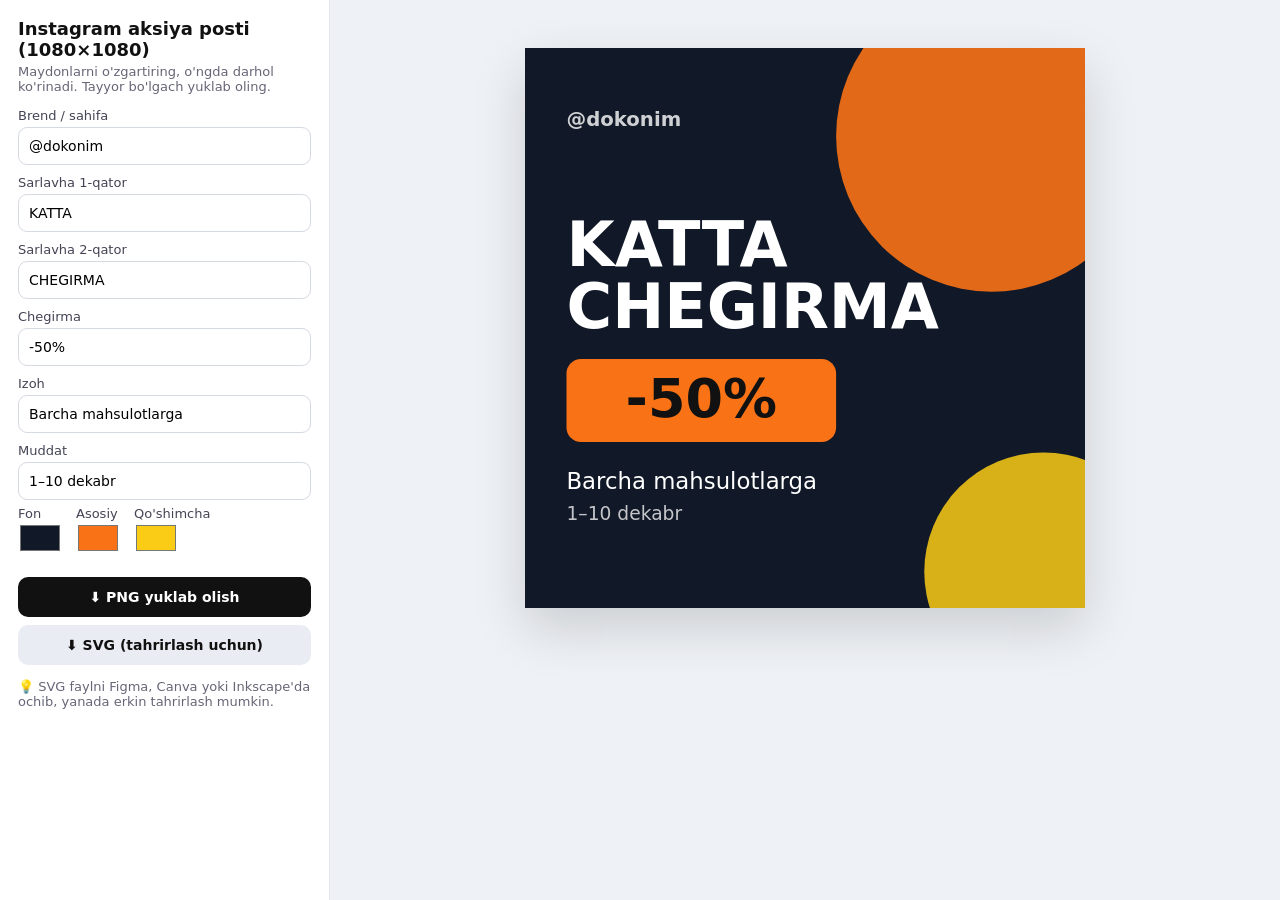
<file: paid/src/dizayn-instagram-aksiya/index.html>
<!DOCTYPE html>
<html lang="uz">
<head><meta charset="utf-8"><meta name="viewport" content="width=device-width,initial-scale=1">
<title>Instagram aksiya posti (1080×1080)</title>
<style>
*{box-sizing:border-box;font-family:system-ui,-apple-system,"Segoe UI",Roboto,Arial,sans-serif}
body{margin:0;background:#eef1f5;color:#111}
.app{display:grid;grid-template-columns:330px 1fr;min-height:100vh}
.side{background:#fff;padding:18px;border-right:1px solid #e3e6ec;overflow:auto}
.side h1{font-size:18px;margin:0 0 4px} .side p{color:#667;font-size:13px;margin:0 0 14px}
label{display:block;font-size:13px;color:#445;margin:10px 0 4px}
input[type=text],textarea{width:100%;padding:10px;border:1px solid #d5d9e2;border-radius:9px;font-size:14px}
input[type=color]{width:44px;height:34px;border:0;background:none;padding:0}
.colors{display:flex;gap:14px;flex-wrap:wrap} .colors label{margin:6px 0}
.btns{display:grid;gap:8px;margin-top:16px}
button{padding:12px;border-radius:10px;border:0;background:#111;color:#fff;font-weight:700;cursor:pointer;font-size:14px}
button.alt{background:#e9ecf2;color:#111}
.stage{display:grid;place-items:start center;padding:24px;overflow:auto}
.stage svg{position:sticky;top:24px;width:min(100%,560px);height:auto;box-shadow:0 20px 50px rgba(0,0,0,.15);background:#fff}
@media(max-width:820px){.app{grid-template-columns:1fr}.side{border-right:0;border-bottom:1px solid #e3e6ec}}
@media print{body{background:#fff}.side{display:none}.app{display:block}.stage{padding:0}.stage svg{width:100%;box-shadow:none}@page{size:1080px 1080px;margin:0}}
</style></head>
<body>
<div class="app">
<div class="side">
<h1>Instagram aksiya posti (1080×1080)</h1><p>Maydonlarni o'zgartiring, o'ngda darhol ko'rinadi. Tayyor bo'lgach yuklab oling.</p>
<label>Brend / sahifa</label><input type="text" data-text="brand" value="@dokonim"><label>Sarlavha 1-qator</label><input type="text" data-text="t1" value="KATTA"><label>Sarlavha 2-qator</label><input type="text" data-text="t2" value="CHEGIRMA"><label>Chegirma</label><input type="text" data-text="pct" value="-50%"><label>Izoh</label><input type="text" data-text="sub" value="Barcha mahsulotlarga"><label>Muddat</label><input type="text" data-text="date" value="1–10 dekabr"><div class="colors"><label>Fon<br><input type="color" data-color="bg" value="#111827"></label><label>Asosiy<br><input type="color" data-color="accent" value="#f97316"></label><label>Qo'shimcha<br><input type="color" data-color="accent2" value="#facc15"></label></div>
<div class="btns"><button onclick="svgToPng('tpl','aksiya-post.png',1)">⬇ PNG yuklab olish</button><button class="alt" onclick="svgDownload('tpl','aksiya-post.svg')">⬇ SVG (tahrirlash uchun)</button></div>
<p style="margin-top:14px">💡 SVG faylni Figma, Canva yoki Inkscape'da ochib, yanada erkin tahrirlash mumkin.</p>
</div>
<div class="stage"><svg id="tpl" xmlns="http://www.w3.org/2000/svg" width="1080" height="1080" viewBox="0 0 1080 1080" font-family="Segoe UI, Roboto, Arial, sans-serif">
<rect width="1080" height="1080" data-c="bg" fill="#111827"/>
<circle cx="900" cy="170" r="300" data-c="accent" fill="#f97316" opacity=".9"/>
<circle cx="1000" cy="1010" r="230" data-c="accent2" fill="#facc15" opacity=".85"/>
<text x="80" y="150" font-size="38" font-weight="700" fill="#fff" opacity=".8" data-k="brand">@dokonim</text>
<text x="80" y="420" font-size="120" font-weight="900" fill="#fff" data-k="t1">KATTA</text>
<text x="80" y="540" font-size="120" font-weight="900" fill="#fff" data-k="t2">CHEGIRMA</text>
<rect x="80" y="600" width="520" height="160" rx="28" data-c="accent" fill="#f97316"/>
<text x="340" y="712" font-size="104" font-weight="900" fill="#111" text-anchor="middle" data-k="pct">-50%</text>
<text x="80" y="850" font-size="44" fill="#fff" data-k="sub">Barcha mahsulotlarga</text>
<text x="80" y="910" font-size="36" fill="#fff" opacity=".75" data-k="date">1–10 dekabr</text>
</svg></div>
</div>
<script src="engine.js"></script>
<script>bindTemplate("tpl");</script>
</body></html>
</file>
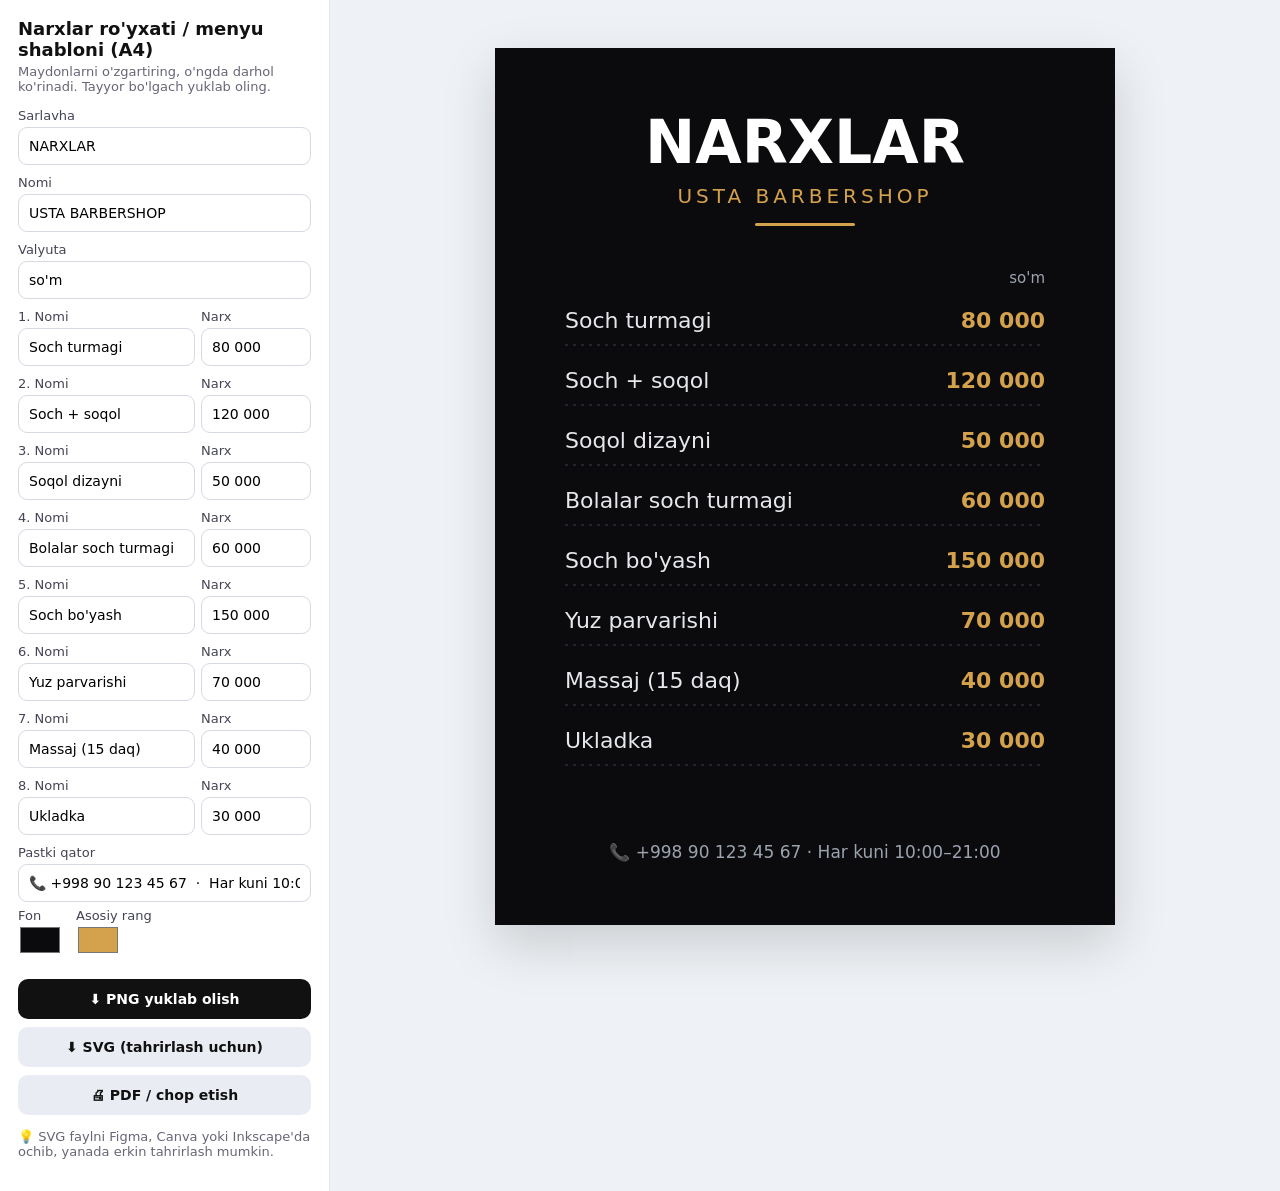
<file: paid/src/dizayn-narxlar/index.html>
<!DOCTYPE html>
<html lang="uz">
<head><meta charset="utf-8"><meta name="viewport" content="width=device-width,initial-scale=1">
<title>Narxlar ro'yxati / menyu shabloni (A4)</title>
<style>
*{box-sizing:border-box;font-family:system-ui,-apple-system,"Segoe UI",Roboto,Arial,sans-serif}
body{margin:0;background:#eef1f5;color:#111}
.app{display:grid;grid-template-columns:330px 1fr;min-height:100vh}
.side{background:#fff;padding:18px;border-right:1px solid #e3e6ec;overflow:auto}
.side h1{font-size:18px;margin:0 0 4px} .side p{color:#667;font-size:13px;margin:0 0 14px}
label{display:block;font-size:13px;color:#445;margin:10px 0 4px}
input[type=text],textarea{width:100%;padding:10px;border:1px solid #d5d9e2;border-radius:9px;font-size:14px}
input[type=color]{width:44px;height:34px;border:0;background:none;padding:0}
.colors{display:flex;gap:14px;flex-wrap:wrap} .colors label{margin:6px 0}
.btns{display:grid;gap:8px;margin-top:16px}
button{padding:12px;border-radius:10px;border:0;background:#111;color:#fff;font-weight:700;cursor:pointer;font-size:14px}
button.alt{background:#e9ecf2;color:#111}
.stage{display:grid;place-items:start center;padding:24px;overflow:auto}
.stage svg{position:sticky;top:24px;width:min(100%,620px);height:auto;box-shadow:0 20px 50px rgba(0,0,0,.15);background:#fff}
@media(max-width:820px){.app{grid-template-columns:1fr}.side{border-right:0;border-bottom:1px solid #e3e6ec}}
@media print{body{background:#fff}.side{display:none}.app{display:block}.stage{padding:0}.stage svg{width:100%;box-shadow:none}@page{size:A4;margin:0}}
</style></head>
<body>
<div class="app">
<div class="side">
<h1>Narxlar ro'yxati / menyu shabloni (A4)</h1><p>Maydonlarni o'zgartiring, o'ngda darhol ko'rinadi. Tayyor bo'lgach yuklab oling.</p>
<label>Sarlavha</label><input type="text" data-text="title" value="NARXLAR"><label>Nomi</label><input type="text" data-text="sub" value="USTA BARBERSHOP"><label>Valyuta</label><input type="text" data-text="cur" value="so'm"><div style="display:grid;grid-template-columns:1fr 110px;gap:6px"><div><label>1. Nomi</label><input type="text" data-text="n0" value="Soch turmagi"></div><div><label>Narx</label><input type="text" data-text="p0" value="80 000"></div></div><div style="display:grid;grid-template-columns:1fr 110px;gap:6px"><div><label>2. Nomi</label><input type="text" data-text="n1" value="Soch + soqol"></div><div><label>Narx</label><input type="text" data-text="p1" value="120 000"></div></div><div style="display:grid;grid-template-columns:1fr 110px;gap:6px"><div><label>3. Nomi</label><input type="text" data-text="n2" value="Soqol dizayni"></div><div><label>Narx</label><input type="text" data-text="p2" value="50 000"></div></div><div style="display:grid;grid-template-columns:1fr 110px;gap:6px"><div><label>4. Nomi</label><input type="text" data-text="n3" value="Bolalar soch turmagi"></div><div><label>Narx</label><input type="text" data-text="p3" value="60 000"></div></div><div style="display:grid;grid-template-columns:1fr 110px;gap:6px"><div><label>5. Nomi</label><input type="text" data-text="n4" value="Soch bo'yash"></div><div><label>Narx</label><input type="text" data-text="p4" value="150 000"></div></div><div style="display:grid;grid-template-columns:1fr 110px;gap:6px"><div><label>6. Nomi</label><input type="text" data-text="n5" value="Yuz parvarishi"></div><div><label>Narx</label><input type="text" data-text="p5" value="70 000"></div></div><div style="display:grid;grid-template-columns:1fr 110px;gap:6px"><div><label>7. Nomi</label><input type="text" data-text="n6" value="Massaj (15 daq)"></div><div><label>Narx</label><input type="text" data-text="p6" value="40 000"></div></div><div style="display:grid;grid-template-columns:1fr 110px;gap:6px"><div><label>8. Nomi</label><input type="text" data-text="n7" value="Ukladka"></div><div><label>Narx</label><input type="text" data-text="p7" value="30 000"></div></div><label>Pastki qator</label><input type="text" data-text="foot" value="📞 +998 90 123 45 67  ·  Har kuni 10:00–21:00"><div class="colors"><label>Fon<br><input type="color" data-color="bg" value="#0b0b0d"></label><label>Asosiy rang<br><input type="color" data-color="accent" value="#d4a24c"></label></div>
<div class="btns"><button onclick="svgToPng('tpl','narxlar.png',1)">⬇ PNG yuklab olish</button><button class="alt" onclick="svgDownload('tpl','narxlar.svg')">⬇ SVG (tahrirlash uchun)</button><button class="alt" onclick="window.print()">🖨 PDF / chop etish</button></div>
<p style="margin-top:14px">💡 SVG faylni Figma, Canva yoki Inkscape'da ochib, yanada erkin tahrirlash mumkin.</p>
</div>
<div class="stage"><svg id="tpl" xmlns="http://www.w3.org/2000/svg" width="1240" height="1754" viewBox="0 0 1240 1754" font-family="Segoe UI, Roboto, Arial, sans-serif">
<rect width="1240" height="1754" data-c="bg" fill="#0b0b0d"/>
<text x="620" y="230" font-size="120" font-weight="900" text-anchor="middle" fill="#fff" data-k="title">NARXLAR</text>
<text x="620" y="310" font-size="40" letter-spacing="8" text-anchor="middle" data-c="accent" fill="#d4a24c" data-k="sub">USTA BARBERSHOP</text>
<rect x="520" y="350" width="200" height="6" rx="3" data-c="accent" fill="#d4a24c"/>
<text x="1100" y="470" font-size="30" text-anchor="end" fill="#9ca3af" data-k="cur">so'm</text>
<text x="140" y="560" font-size="44" fill="#e5e7eb" data-k="n0">Soch turmagi</text><line x1="140" y1="594" x2="1100" y2="594" stroke="#374151" stroke-width="2" stroke-dasharray="6 10"/><text x="1100" y="560" font-size="44" font-weight="800" text-anchor="end" data-c="accent" fill="#d4a24c" data-k="p0">80 000</text><text x="140" y="680" font-size="44" fill="#e5e7eb" data-k="n1">Soch + soqol</text><line x1="140" y1="714" x2="1100" y2="714" stroke="#374151" stroke-width="2" stroke-dasharray="6 10"/><text x="1100" y="680" font-size="44" font-weight="800" text-anchor="end" data-c="accent" fill="#d4a24c" data-k="p1">120 000</text><text x="140" y="800" font-size="44" fill="#e5e7eb" data-k="n2">Soqol dizayni</text><line x1="140" y1="834" x2="1100" y2="834" stroke="#374151" stroke-width="2" stroke-dasharray="6 10"/><text x="1100" y="800" font-size="44" font-weight="800" text-anchor="end" data-c="accent" fill="#d4a24c" data-k="p2">50 000</text><text x="140" y="920" font-size="44" fill="#e5e7eb" data-k="n3">Bolalar soch turmagi</text><line x1="140" y1="954" x2="1100" y2="954" stroke="#374151" stroke-width="2" stroke-dasharray="6 10"/><text x="1100" y="920" font-size="44" font-weight="800" text-anchor="end" data-c="accent" fill="#d4a24c" data-k="p3">60 000</text><text x="140" y="1040" font-size="44" fill="#e5e7eb" data-k="n4">Soch bo'yash</text><line x1="140" y1="1074" x2="1100" y2="1074" stroke="#374151" stroke-width="2" stroke-dasharray="6 10"/><text x="1100" y="1040" font-size="44" font-weight="800" text-anchor="end" data-c="accent" fill="#d4a24c" data-k="p4">150 000</text><text x="140" y="1160" font-size="44" fill="#e5e7eb" data-k="n5">Yuz parvarishi</text><line x1="140" y1="1194" x2="1100" y2="1194" stroke="#374151" stroke-width="2" stroke-dasharray="6 10"/><text x="1100" y="1160" font-size="44" font-weight="800" text-anchor="end" data-c="accent" fill="#d4a24c" data-k="p5">70 000</text><text x="140" y="1280" font-size="44" fill="#e5e7eb" data-k="n6">Massaj (15 daq)</text><line x1="140" y1="1314" x2="1100" y2="1314" stroke="#374151" stroke-width="2" stroke-dasharray="6 10"/><text x="1100" y="1280" font-size="44" font-weight="800" text-anchor="end" data-c="accent" fill="#d4a24c" data-k="p6">40 000</text><text x="140" y="1400" font-size="44" fill="#e5e7eb" data-k="n7">Ukladka</text><line x1="140" y1="1434" x2="1100" y2="1434" stroke="#374151" stroke-width="2" stroke-dasharray="6 10"/><text x="1100" y="1400" font-size="44" font-weight="800" text-anchor="end" data-c="accent" fill="#d4a24c" data-k="p7">30 000</text>
<text x="620" y="1620" font-size="34" text-anchor="middle" fill="#9ca3af" data-k="foot">📞 +998 90 123 45 67  ·  Har kuni 10:00–21:00</text>
</svg></div>
</div>
<script src="engine.js"></script>
<script>bindTemplate("tpl");</script>
</body></html>
</file>
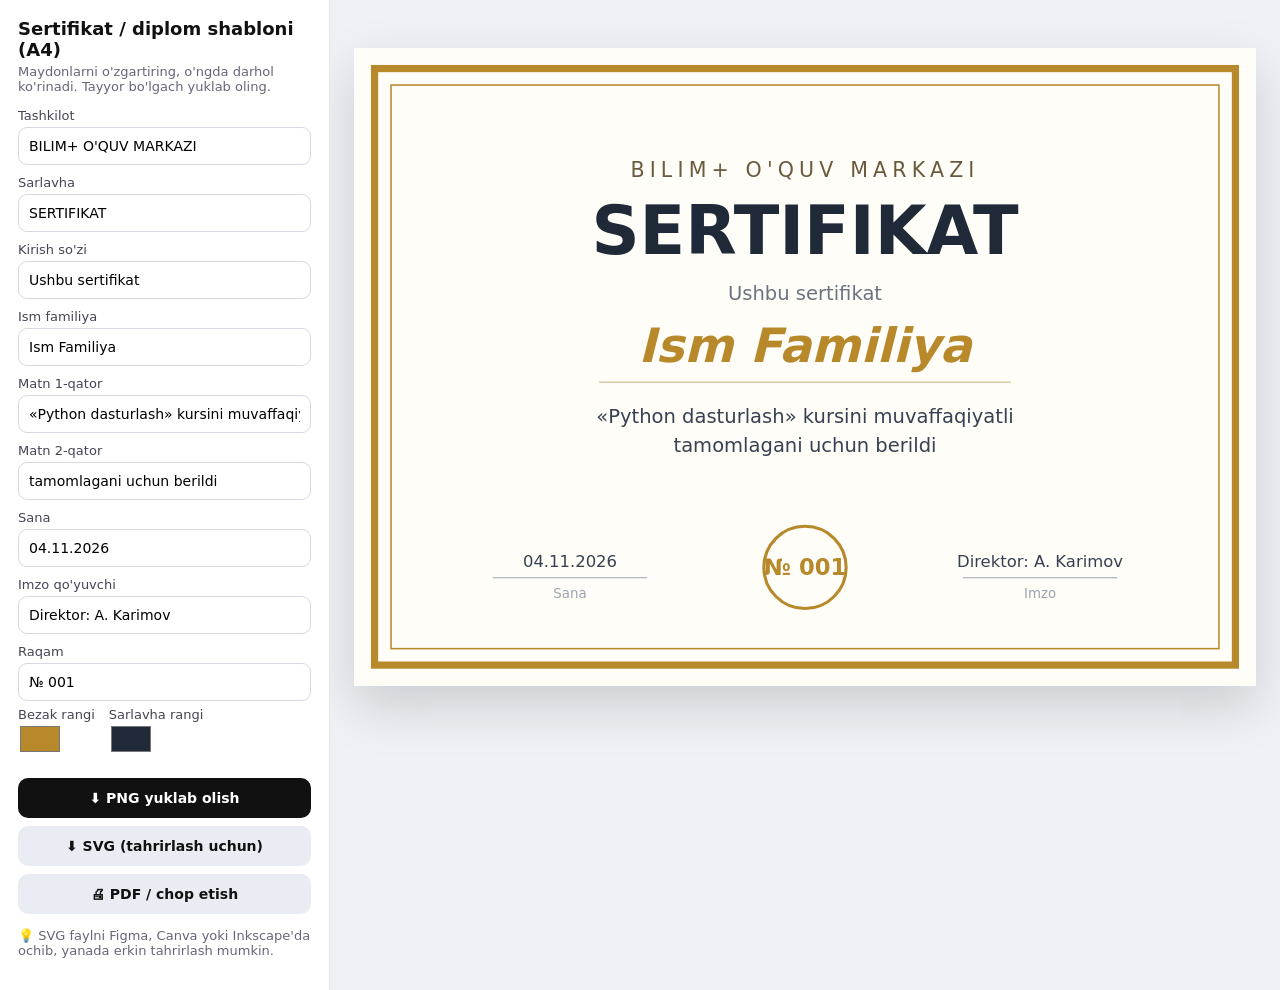
<file: paid/src/dizayn-sertifikat/index.html>
<!DOCTYPE html>
<html lang="uz">
<head><meta charset="utf-8"><meta name="viewport" content="width=device-width,initial-scale=1">
<title>Sertifikat / diplom shabloni (A4)</title>
<style>
*{box-sizing:border-box;font-family:system-ui,-apple-system,"Segoe UI",Roboto,Arial,sans-serif}
body{margin:0;background:#eef1f5;color:#111}
.app{display:grid;grid-template-columns:330px 1fr;min-height:100vh}
.side{background:#fff;padding:18px;border-right:1px solid #e3e6ec;overflow:auto}
.side h1{font-size:18px;margin:0 0 4px} .side p{color:#667;font-size:13px;margin:0 0 14px}
label{display:block;font-size:13px;color:#445;margin:10px 0 4px}
input[type=text],textarea{width:100%;padding:10px;border:1px solid #d5d9e2;border-radius:9px;font-size:14px}
input[type=color]{width:44px;height:34px;border:0;background:none;padding:0}
.colors{display:flex;gap:14px;flex-wrap:wrap} .colors label{margin:6px 0}
.btns{display:grid;gap:8px;margin-top:16px}
button{padding:12px;border-radius:10px;border:0;background:#111;color:#fff;font-weight:700;cursor:pointer;font-size:14px}
button.alt{background:#e9ecf2;color:#111}
.stage{display:grid;place-items:start center;padding:24px;overflow:auto}
.stage svg{position:sticky;top:24px;width:min(100%,1000px);height:auto;box-shadow:0 20px 50px rgba(0,0,0,.15);background:#fff}
@media(max-width:820px){.app{grid-template-columns:1fr}.side{border-right:0;border-bottom:1px solid #e3e6ec}}
@media print{body{background:#fff}.side{display:none}.app{display:block}.stage{padding:0}.stage svg{width:100%;box-shadow:none}@page{size:A4 landscape;margin:0}}
</style></head>
<body>
<div class="app">
<div class="side">
<h1>Sertifikat / diplom shabloni (A4)</h1><p>Maydonlarni o'zgartiring, o'ngda darhol ko'rinadi. Tayyor bo'lgach yuklab oling.</p>
<label>Tashkilot</label><input type="text" data-text="org" value="BILIM+ O'QUV MARKAZI"><label>Sarlavha</label><input type="text" data-text="title" value="SERTIFIKAT"><label>Kirish so'zi</label><input type="text" data-text="given" value="Ushbu sertifikat"><label>Ism familiya</label><input type="text" data-text="name" value="Ism Familiya"><label>Matn 1-qator</label><input type="text" data-text="line1" value="«Python dasturlash» kursini muvaffaqiyatli"><label>Matn 2-qator</label><input type="text" data-text="line2" value="tamomlagani uchun berildi"><label>Sana</label><input type="text" data-text="date" value="04.11.2026"><label>Imzo qo'yuvchi</label><input type="text" data-text="sign" value="Direktor: A. Karimov"><label>Raqam</label><input type="text" data-text="seal" value="№ 001"><div class="colors"><label>Bezak rangi<br><input type="color" data-color="gold" value="#b8892b"></label><label>Sarlavha rangi<br><input type="color" data-color="ink" value="#1f2937"></label></div>
<div class="btns"><button onclick="svgToPng('tpl','sertifikat.png',1)">⬇ PNG yuklab olish</button><button class="alt" onclick="svgDownload('tpl','sertifikat.svg')">⬇ SVG (tahrirlash uchun)</button><button class="alt" onclick="window.print()">🖨 PDF / chop etish</button></div>
<p style="margin-top:14px">💡 SVG faylni Figma, Canva yoki Inkscape'da ochib, yanada erkin tahrirlash mumkin.</p>
</div>
<div class="stage"><svg id="tpl" xmlns="http://www.w3.org/2000/svg" width="1754" height="1240" viewBox="0 0 1754 1240" font-family="Segoe UI, Roboto, Arial, sans-serif">
<rect width="1754" height="1240" fill="#fffdf7"/>
<rect x="40" y="40" width="1674" height="1160" fill="none" stroke-width="14" data-c="gold" data-attr="stroke" stroke="#b8892b"/>
<rect x="72" y="72" width="1610" height="1096" fill="none" stroke-width="3" data-c="gold" data-attr="stroke" stroke="#b8892b"/>
<text x="877" y="250" font-size="40" letter-spacing="10" text-anchor="middle" fill="#6b5b3e" data-k="org">BILIM+ O'QUV MARKAZI</text>
<text x="877" y="400" font-size="130" font-weight="800" text-anchor="middle" data-c="ink" fill="#1f2937" data-k="title">SERTIFIKAT</text>
<text x="877" y="490" font-size="38" text-anchor="middle" fill="#6b7280" data-k="given">Ushbu sertifikat</text>
<text x="877" y="610" font-size="92" font-weight="700" font-style="italic" text-anchor="middle" data-c="gold" fill="#b8892b" data-k="name">Ism Familiya</text>
<line x1="477" y1="650" x2="1277" y2="650" stroke="#d6c7a1" stroke-width="3"/>
<text x="877" y="730" font-size="38" text-anchor="middle" fill="#374151" data-k="line1">«Python dasturlash» kursini muvaffaqiyatli</text>
<text x="877" y="785" font-size="38" text-anchor="middle" fill="#374151" data-k="line2">tamomlagani uchun berildi</text>
<text x="420" y="1010" font-size="32" text-anchor="middle" fill="#374151" data-k="date">04.11.2026</text>
<line x1="270" y1="1030" x2="570" y2="1030" stroke="#9ca3af" stroke-width="2"/>
<text x="420" y="1070" font-size="26" text-anchor="middle" fill="#9ca3af">Sana</text>
<text x="1334" y="1010" font-size="32" text-anchor="middle" fill="#374151" data-k="sign">Direktor: A. Karimov</text>
<line x1="1184" y1="1030" x2="1484" y2="1030" stroke="#9ca3af" stroke-width="2"/>
<text x="1334" y="1070" font-size="26" text-anchor="middle" fill="#9ca3af">Imzo</text>
<circle cx="877" cy="1010" r="80" fill="none" stroke-width="6" data-c="gold" data-attr="stroke" stroke="#b8892b"/>
<text x="877" y="1025" font-size="44" font-weight="800" text-anchor="middle" data-c="gold" fill="#b8892b" data-k="seal">№ 001</text>
</svg></div>
</div>
<script src="engine.js"></script>
<script>bindTemplate("tpl");</script>
</body></html>
</file>
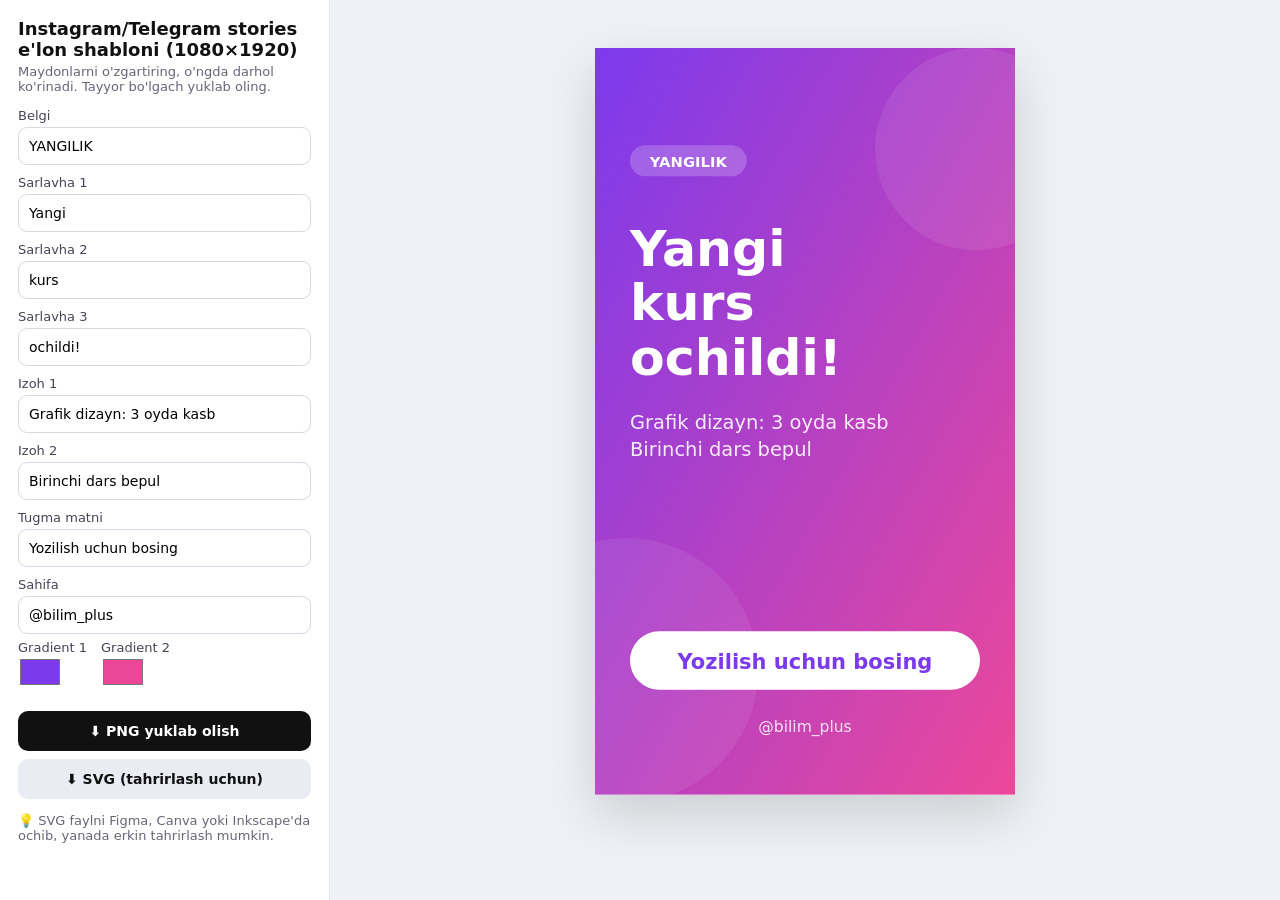
<file: paid/src/dizayn-stories/index.html>
<!DOCTYPE html>
<html lang="uz">
<head><meta charset="utf-8"><meta name="viewport" content="width=device-width,initial-scale=1">
<title>Instagram/Telegram stories e'lon shabloni (1080×1920)</title>
<style>
*{box-sizing:border-box;font-family:system-ui,-apple-system,"Segoe UI",Roboto,Arial,sans-serif}
body{margin:0;background:#eef1f5;color:#111}
.app{display:grid;grid-template-columns:330px 1fr;min-height:100vh}
.side{background:#fff;padding:18px;border-right:1px solid #e3e6ec;overflow:auto}
.side h1{font-size:18px;margin:0 0 4px} .side p{color:#667;font-size:13px;margin:0 0 14px}
label{display:block;font-size:13px;color:#445;margin:10px 0 4px}
input[type=text],textarea{width:100%;padding:10px;border:1px solid #d5d9e2;border-radius:9px;font-size:14px}
input[type=color]{width:44px;height:34px;border:0;background:none;padding:0}
.colors{display:flex;gap:14px;flex-wrap:wrap} .colors label{margin:6px 0}
.btns{display:grid;gap:8px;margin-top:16px}
button{padding:12px;border-radius:10px;border:0;background:#111;color:#fff;font-weight:700;cursor:pointer;font-size:14px}
button.alt{background:#e9ecf2;color:#111}
.stage{display:grid;place-items:start center;padding:24px;overflow:auto}
.stage svg{position:sticky;top:24px;width:min(100%,420px);height:auto;box-shadow:0 20px 50px rgba(0,0,0,.15);background:#fff}
@media(max-width:820px){.app{grid-template-columns:1fr}.side{border-right:0;border-bottom:1px solid #e3e6ec}}
@media print{body{background:#fff}.side{display:none}.app{display:block}.stage{padding:0}.stage svg{width:100%;box-shadow:none}@page{size:1080px 1920px;margin:0}}
</style></head>
<body>
<div class="app">
<div class="side">
<h1>Instagram/Telegram stories e'lon shabloni (1080×1920)</h1><p>Maydonlarni o'zgartiring, o'ngda darhol ko'rinadi. Tayyor bo'lgach yuklab oling.</p>
<label>Belgi</label><input type="text" data-text="tag" value="YANGILIK"><label>Sarlavha 1</label><input type="text" data-text="t1" value="Yangi"><label>Sarlavha 2</label><input type="text" data-text="t2" value="kurs"><label>Sarlavha 3</label><input type="text" data-text="t3" value="ochildi!"><label>Izoh 1</label><input type="text" data-text="d1" value="Grafik dizayn: 3 oyda kasb"><label>Izoh 2</label><input type="text" data-text="d2" value="Birinchi dars bepul"><label>Tugma matni</label><input type="text" data-text="cta" value="Yozilish uchun bosing"><label>Sahifa</label><input type="text" data-text="brand" value="@bilim_plus"><div class="colors"><label>Gradient 1<br><input type="color" data-color="g1" value="#7c3aed"></label><label>Gradient 2<br><input type="color" data-color="g2" value="#ec4899"></label></div>
<div class="btns"><button onclick="svgToPng('tpl','stories.png',1)">⬇ PNG yuklab olish</button><button class="alt" onclick="svgDownload('tpl','stories.svg')">⬇ SVG (tahrirlash uchun)</button></div>
<p style="margin-top:14px">💡 SVG faylni Figma, Canva yoki Inkscape'da ochib, yanada erkin tahrirlash mumkin.</p>
</div>
<div class="stage"><svg id="tpl" xmlns="http://www.w3.org/2000/svg" width="1080" height="1920" viewBox="0 0 1080 1920" font-family="Segoe UI, Roboto, Arial, sans-serif">
<defs><linearGradient id="g" x1="0" y1="0" x2="1" y2="1"><stop offset="0" data-c="g1" stop-color="#7c3aed" data-attr="stop-color"/><stop offset="1" data-c="g2" stop-color="#ec4899" data-attr="stop-color"/></linearGradient></defs>
<rect width="1080" height="1920" fill="url(#g)"/>
<circle cx="980" cy="260" r="260" fill="#fff" opacity=".08"/><circle cx="80" cy="1600" r="340" fill="#fff" opacity=".07"/>
<rect x="90" y="250" width="300" height="80" rx="40" fill="#fff" opacity=".2"/>
<text x="240" y="305" font-size="38" font-weight="800" fill="#fff" text-anchor="middle" data-k="tag">YANGILIK</text>
<text x="90" y="560" font-size="130" font-weight="900" fill="#fff" data-k="t1">Yangi</text>
<text x="90" y="700" font-size="130" font-weight="900" fill="#fff" data-k="t2">kurs</text>
<text x="90" y="840" font-size="130" font-weight="900" fill="#fff" data-k="t3">ochildi!</text>
<text x="90" y="980" font-size="50" fill="#fff" opacity=".9" data-k="d1">Grafik dizayn: 3 oyda kasb</text>
<text x="90" y="1050" font-size="50" fill="#fff" opacity=".9" data-k="d2">Birinchi dars bepul</text>
<rect x="90" y="1500" width="900" height="150" rx="75" fill="#fff"/>
<text x="540" y="1597" font-size="54" font-weight="800" text-anchor="middle" data-c="g1" fill="#7c3aed" data-k="cta">Yozilish uchun bosing</text>
<text x="540" y="1760" font-size="40" fill="#fff" opacity=".85" text-anchor="middle" data-k="brand">@bilim_plus</text>
</svg></div>
</div>
<script src="engine.js"></script>
<script>bindTemplate("tpl");</script>
</body></html>
</file>
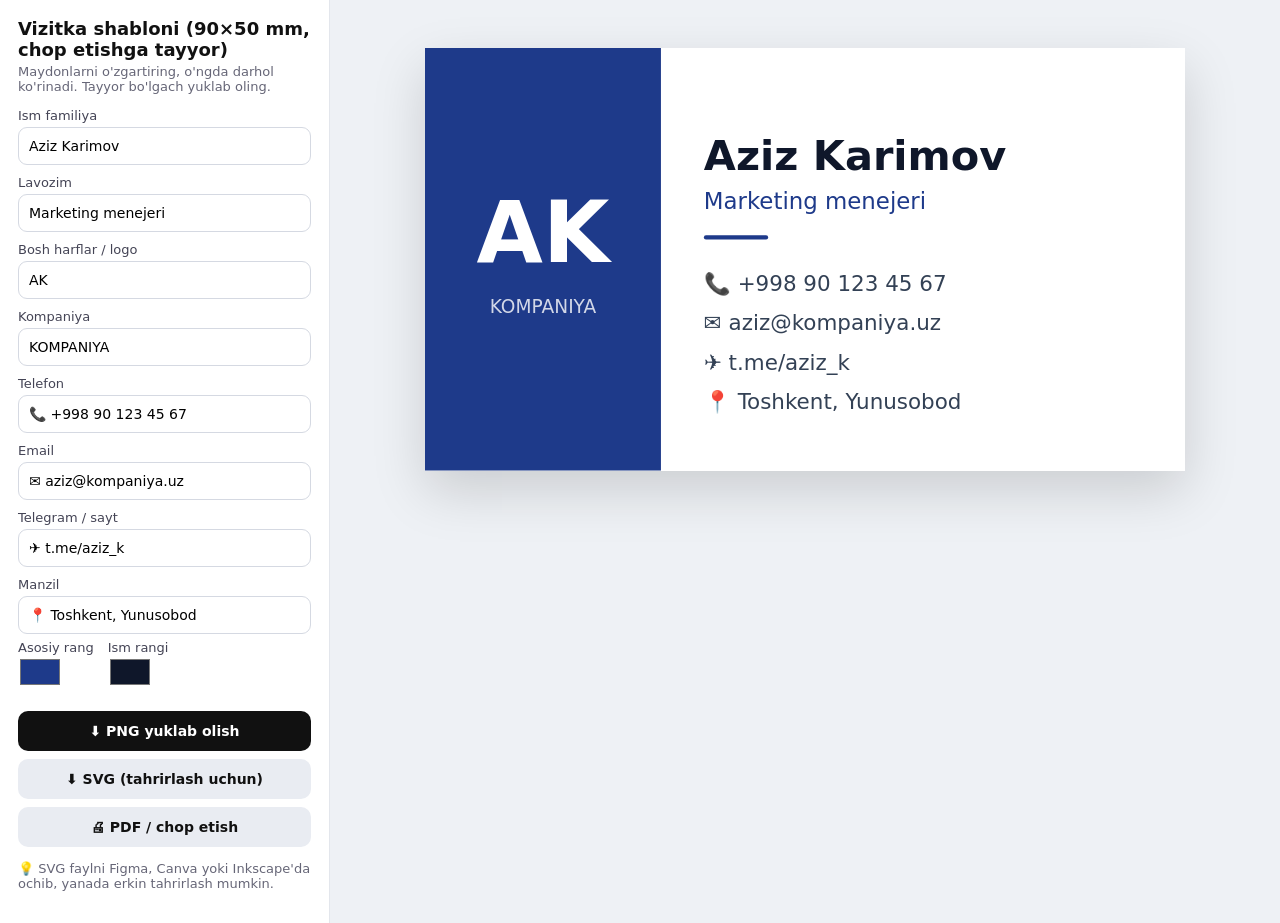
<file: paid/src/dizayn-vizitka/index.html>
<!DOCTYPE html>
<html lang="uz">
<head><meta charset="utf-8"><meta name="viewport" content="width=device-width,initial-scale=1">
<title>Vizitka shabloni (90×50 mm, chop etishga tayyor)</title>
<style>
*{box-sizing:border-box;font-family:system-ui,-apple-system,"Segoe UI",Roboto,Arial,sans-serif}
body{margin:0;background:#eef1f5;color:#111}
.app{display:grid;grid-template-columns:330px 1fr;min-height:100vh}
.side{background:#fff;padding:18px;border-right:1px solid #e3e6ec;overflow:auto}
.side h1{font-size:18px;margin:0 0 4px} .side p{color:#667;font-size:13px;margin:0 0 14px}
label{display:block;font-size:13px;color:#445;margin:10px 0 4px}
input[type=text],textarea{width:100%;padding:10px;border:1px solid #d5d9e2;border-radius:9px;font-size:14px}
input[type=color]{width:44px;height:34px;border:0;background:none;padding:0}
.colors{display:flex;gap:14px;flex-wrap:wrap} .colors label{margin:6px 0}
.btns{display:grid;gap:8px;margin-top:16px}
button{padding:12px;border-radius:10px;border:0;background:#111;color:#fff;font-weight:700;cursor:pointer;font-size:14px}
button.alt{background:#e9ecf2;color:#111}
.stage{display:grid;place-items:start center;padding:24px;overflow:auto}
.stage svg{position:sticky;top:24px;width:min(100%,760px);height:auto;box-shadow:0 20px 50px rgba(0,0,0,.15);background:#fff}
@media(max-width:820px){.app{grid-template-columns:1fr}.side{border-right:0;border-bottom:1px solid #e3e6ec}}
@media print{body{background:#fff}.side{display:none}.app{display:block}.stage{padding:0}.stage svg{width:100%;box-shadow:none}@page{size:90mm 50mm;margin:0}}
</style></head>
<body>
<div class="app">
<div class="side">
<h1>Vizitka shabloni (90×50 mm, chop etishga tayyor)</h1><p>Maydonlarni o'zgartiring, o'ngda darhol ko'rinadi. Tayyor bo'lgach yuklab oling.</p>
<label>Ism familiya</label><input type="text" data-text="name" value="Aziz Karimov"><label>Lavozim</label><input type="text" data-text="role" value="Marketing menejeri"><label>Bosh harflar / logo</label><input type="text" data-text="ini" value="AK"><label>Kompaniya</label><input type="text" data-text="company" value="KOMPANIYA"><label>Telefon</label><input type="text" data-text="phone" value="📞 +998 90 123 45 67"><label>Email</label><input type="text" data-text="mail" value="✉ aziz@kompaniya.uz"><label>Telegram / sayt</label><input type="text" data-text="tg" value="✈ t.me/aziz_k"><label>Manzil</label><input type="text" data-text="addr" value="📍 Toshkent, Yunusobod"><div class="colors"><label>Asosiy rang<br><input type="color" data-color="side" value="#1e3a8a"></label><label>Ism rangi<br><input type="color" data-color="ink" value="#0f172a"></label></div>
<div class="btns"><button onclick="svgToPng('tpl','vizitka.png',1)">⬇ PNG yuklab olish</button><button class="alt" onclick="svgDownload('tpl','vizitka.svg')">⬇ SVG (tahrirlash uchun)</button><button class="alt" onclick="window.print()">🖨 PDF / chop etish</button></div>
<p style="margin-top:14px">💡 SVG faylni Figma, Canva yoki Inkscape'da ochib, yanada erkin tahrirlash mumkin.</p>
</div>
<div class="stage"><svg id="tpl" xmlns="http://www.w3.org/2000/svg" width="1063" height="591" viewBox="0 0 1063 591" font-family="Segoe UI, Roboto, Arial, sans-serif">
<rect width="1063" height="591" fill="#ffffff"/>
<rect width="330" height="591" data-c="side" fill="#1e3a8a"/>
<text x="165" y="300" font-size="120" font-weight="900" fill="#fff" text-anchor="middle" data-k="ini">AK</text>
<text x="165" y="370" font-size="26" fill="#fff" opacity=".8" text-anchor="middle" data-k="company">KOMPANIYA</text>
<text x="390" y="170" font-size="58" font-weight="800" data-c="ink" fill="#0f172a" data-k="name">Aziz Karimov</text>
<text x="390" y="225" font-size="32" data-c="side" fill="#1e3a8a" data-k="role">Marketing menejeri</text>
<rect x="390" y="262" width="90" height="6" rx="3" data-c="side" fill="#1e3a8a"/>
<text x="390" y="340" font-size="30" fill="#334155" data-k="phone">📞 +998 90 123 45 67</text>
<text x="390" y="395" font-size="30" fill="#334155" data-k="mail">✉ aziz@kompaniya.uz</text>
<text x="390" y="450" font-size="30" fill="#334155" data-k="tg">✈ t.me/aziz_k</text>
<text x="390" y="505" font-size="30" fill="#334155" data-k="addr">📍 Toshkent, Yunusobod</text>
</svg></div>
</div>
<script src="engine.js"></script>
<script>bindTemplate("tpl");</script>
</body></html>
</file>
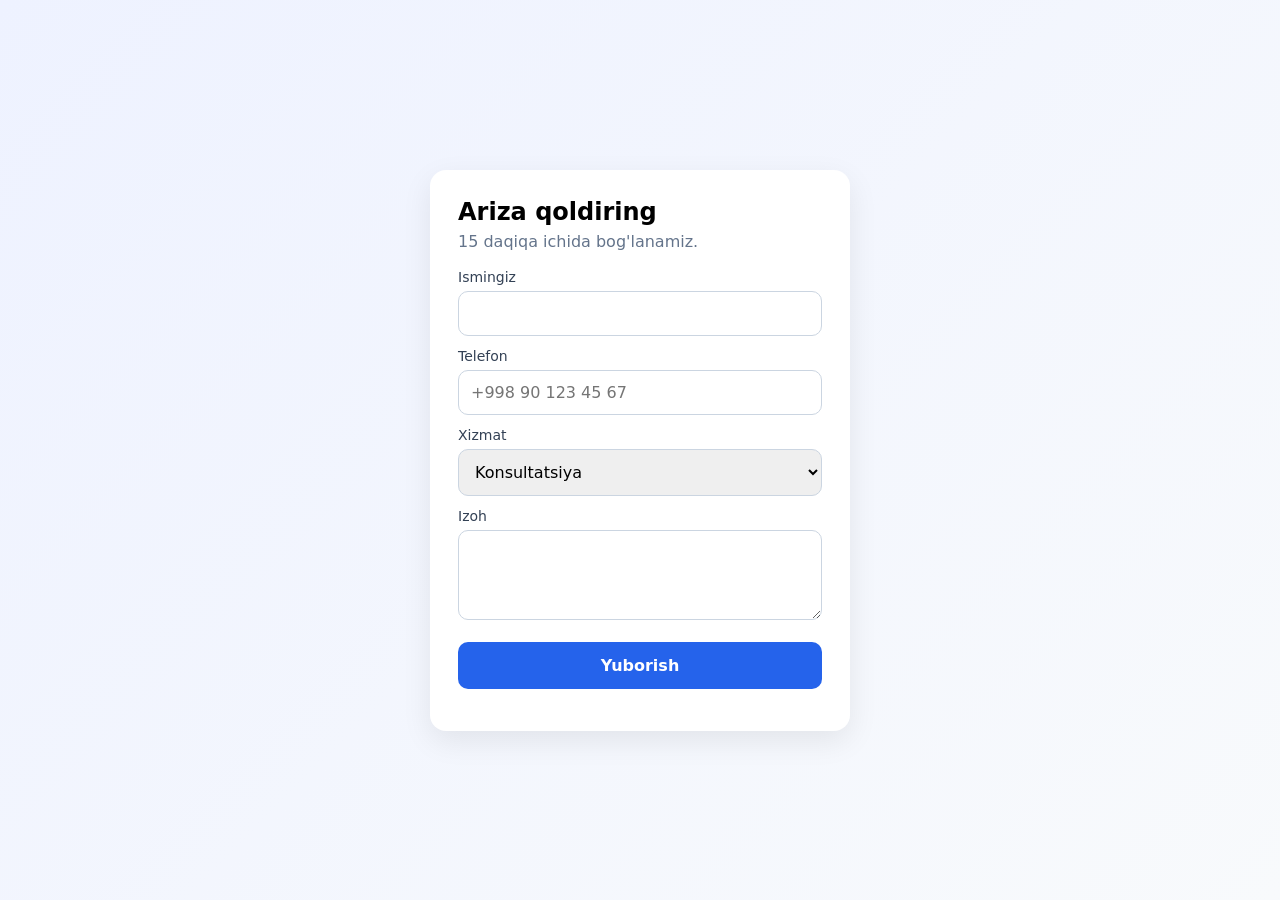
<file: paid/src/forma-telegramga/index.html>
<!DOCTYPE html>
<html lang="uz">
<head>
<meta charset="utf-8"><meta name="viewport" content="width=device-width, initial-scale=1">
<title>Ariza qoldiring</title>
<style>
  :root { --c:#2563eb; }
  * { box-sizing:border-box; font-family: system-ui, -apple-system, Segoe UI, Roboto, sans-serif; }
  body { margin:0; min-height:100vh; display:grid; place-items:center; background:linear-gradient(135deg,#eef2ff,#f8fafc); padding:16px; }
  form { width:100%; max-width:420px; background:#fff; padding:28px; border-radius:16px; box-shadow:0 10px 30px rgba(0,0,0,.08); }
  h1 { margin:0 0 6px; font-size:24px; } p { margin:0 0 18px; color:#64748b; }
  label { display:block; font-size:14px; margin:12px 0 6px; color:#334155; }
  input, textarea, select { width:100%; padding:12px; border:1px solid #cbd5e1; border-radius:10px; font-size:16px; }
  textarea { min-height:90px; resize:vertical; }
  button { width:100%; margin-top:18px; padding:14px; border:0; border-radius:10px; background:var(--c); color:#fff; font-size:16px; font-weight:600; cursor:pointer; }
  button:disabled { opacity:.6; }
  .msg { margin-top:14px; font-size:15px; text-align:center; } .ok { color:#16a34a; } .err { color:#dc2626; }
  .hp { position:absolute; left:-9999px; }
</style>
</head>
<body>
<form id="f" novalidate>
  <h1>Ariza qoldiring</h1>
  <p>15 daqiqa ichida bog'lanamiz.</p>
  <label for="name">Ismingiz</label><input id="name" name="name" required maxlength="60">
  <label for="phone">Telefon</label><input id="phone" name="phone" required placeholder="+998 90 123 45 67" inputmode="tel">
  <label for="service">Xizmat</label>
  <select id="service" name="service"><option>Konsultatsiya</option><option>Sayt yaratish</option><option>Telegram bot</option><option>Boshqa</option></select>
  <label for="text">Izoh</label><textarea id="text" name="text" maxlength="800"></textarea>
  <input class="hp" name="website" tabindex="-1" autocomplete="off">
  <button id="btn" type="submit">Yuborish</button>
  <div id="msg" class="msg" role="status"></div>
</form>
<script>
// 1) worker.js ni Cloudflare'ga joylang, 2) shu yerga o'sha manzilni yozing:
const ENDPOINT = "https://YOUR-WORKER.YOUR-NAME.workers.dev";
const f = document.getElementById("f"), msg = document.getElementById("msg"), btn = document.getElementById("btn");
function validPhone(v) { return v.replace(/\D/g, "").length >= 9; }
f.addEventListener("submit", async (e) => {
  e.preventDefault();
  const data = Object.fromEntries(new FormData(f));
  if (!data.name.trim() || !validPhone(data.phone)) { msg.className = "msg err"; msg.textContent = "Ism va telefonni to'g'ri kiriting."; return; }
  if (data.website) return; // spam bot
  btn.disabled = true; msg.className = "msg"; msg.textContent = "Yuborilmoqda...";
  try {
    const r = await fetch(ENDPOINT, { method: "POST", headers: { "content-type": "application/json" }, body: JSON.stringify(data) });
    if (!r.ok) throw new Error(r.status);
    msg.className = "msg ok"; msg.textContent = "✅ Rahmat! Arizangiz qabul qilindi."; f.reset();
  } catch (err) {
    msg.className = "msg err"; msg.textContent = "Xatolik. Birozdan keyin qayta urinib ko'ring.";
  } finally { btn.disabled = false; }
});
</script>
</body>
</html>
</file>
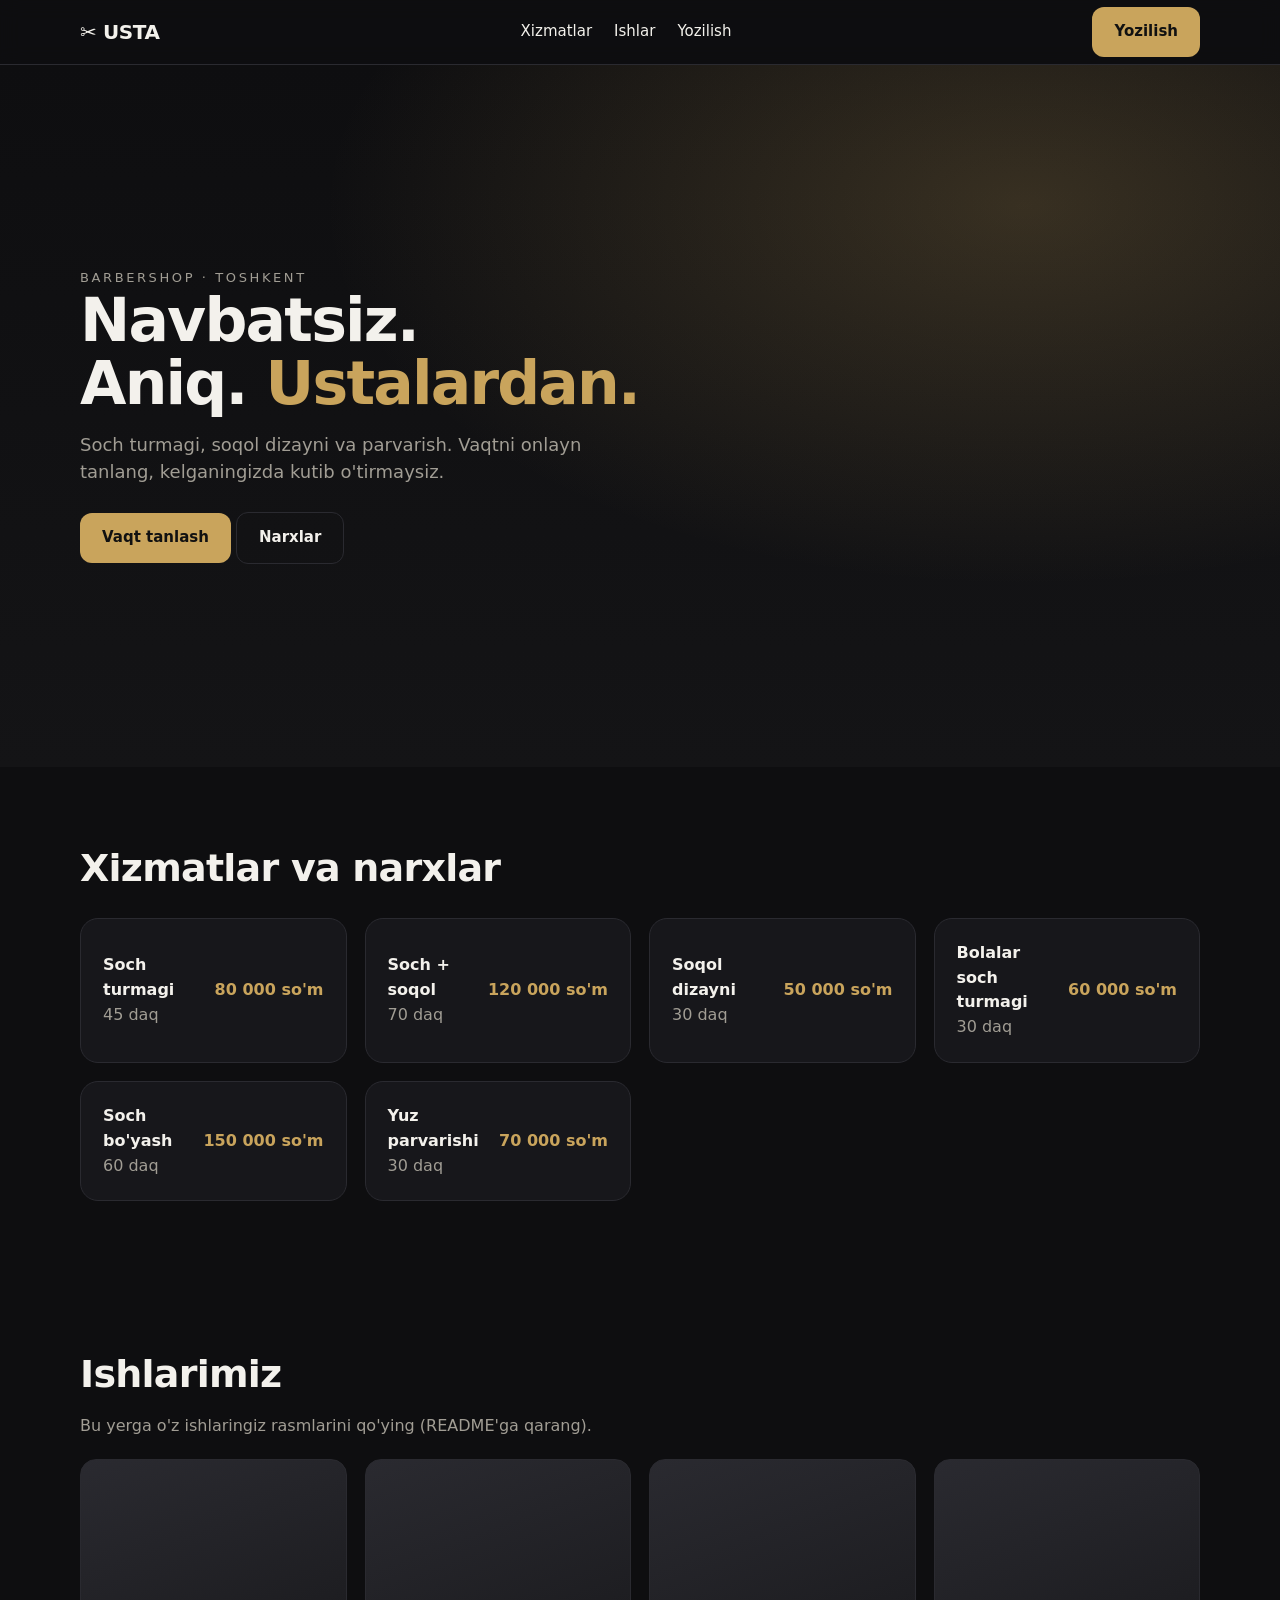
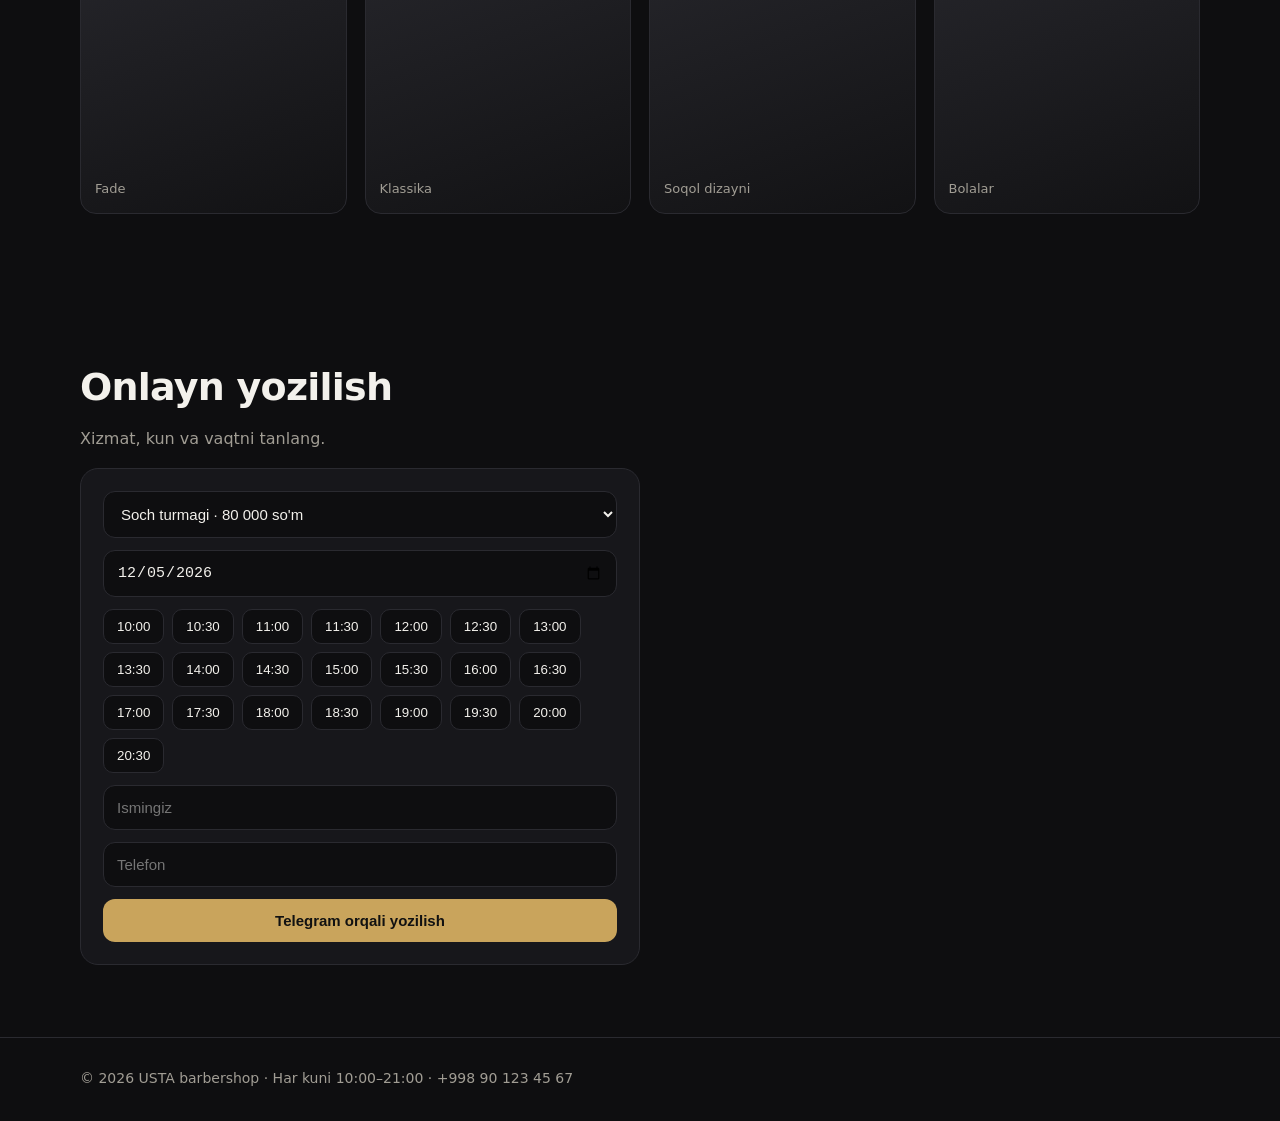
<file: paid/src/sayt-barbershop/index.html>
<!DOCTYPE html>
<html lang="uz">
<head><meta charset="utf-8"><meta name="viewport" content="width=device-width,initial-scale=1">
<title>USTA barbershop: soch turmagi va soqol</title>
<meta name="description" content="Erkaklar sartaroshxonasi. Onlayn yozilish, navbatsiz.">
<link rel="stylesheet" href="style.css"></head>
<body>
<nav class="nav"><div class="container">
  <a class="logo" href="#">✂ USTA</a>
  <div class="menu"><a href="#xizmatlar">Xizmatlar</a><a href="#ishlar">Ishlar</a><a href="#yozilish">Yozilish</a></div>
  <div><a class="btn" href="#yozilish">Yozilish</a> <button class="burger" aria-label="menyu">☰</button></div>
</div></nav>
<header class="hero"><div class="container">
  <p class="muted" style="letter-spacing:.2em;font-size:13px">BARBERSHOP · TOSHKENT</p>
  <h1>Navbatsiz.<br>Aniq. <span>Ustalardan.</span></h1>
  <p class="lead">Soch turmagi, soqol dizayni va parvarish. Vaqtni onlayn tanlang, kelganingizda kutib o'tirmaysiz.</p>
  <a class="btn" href="#yozilish">Vaqt tanlash</a> <a class="btn ghost" href="#xizmatlar">Narxlar</a>
</div></header>
<section id="xizmatlar"><div class="container">
  <h2>Xizmatlar va narxlar</h2>
  <div class="grid svc" id="svcList" style="margin-top:20px"></div>
</div></section>
<section id="ishlar"><div class="container">
  <h2>Ishlarimiz</h2><p class="muted">Bu yerga o'z ishlaringiz rasmlarini qo'ying (README'ga qarang).</p>
  <div class="grid gal" style="margin-top:20px"><div>Fade</div><div>Klassika</div><div>Soqol dizayni</div><div>Bolalar</div></div>
</div></section>
<section id="yozilish"><div class="container">
  <h2>Onlayn yozilish</h2><p class="muted" style="margin-bottom:16px">Xizmat, kun va vaqtni tanlang.</p>
  <div class="card book">
    <select id="bSvc"></select>
    <input id="bDate" type="date">
    <div class="slots" id="slots"></div>
    <input id="bName" placeholder="Ismingiz"><input id="bPhone" placeholder="Telefon" inputmode="tel">
    <button class="btn" onclick="book()">Telegram orqali yozilish</button>
  </div>
</div></section>
<footer><div class="container">© 2026 USTA barbershop · Har kuni 10:00–21:00 · +998 90 123 45 67</div></footer>
<div class="toast" id="toast"></div>
<script src="script.js"></script>
</body></html>
</file>
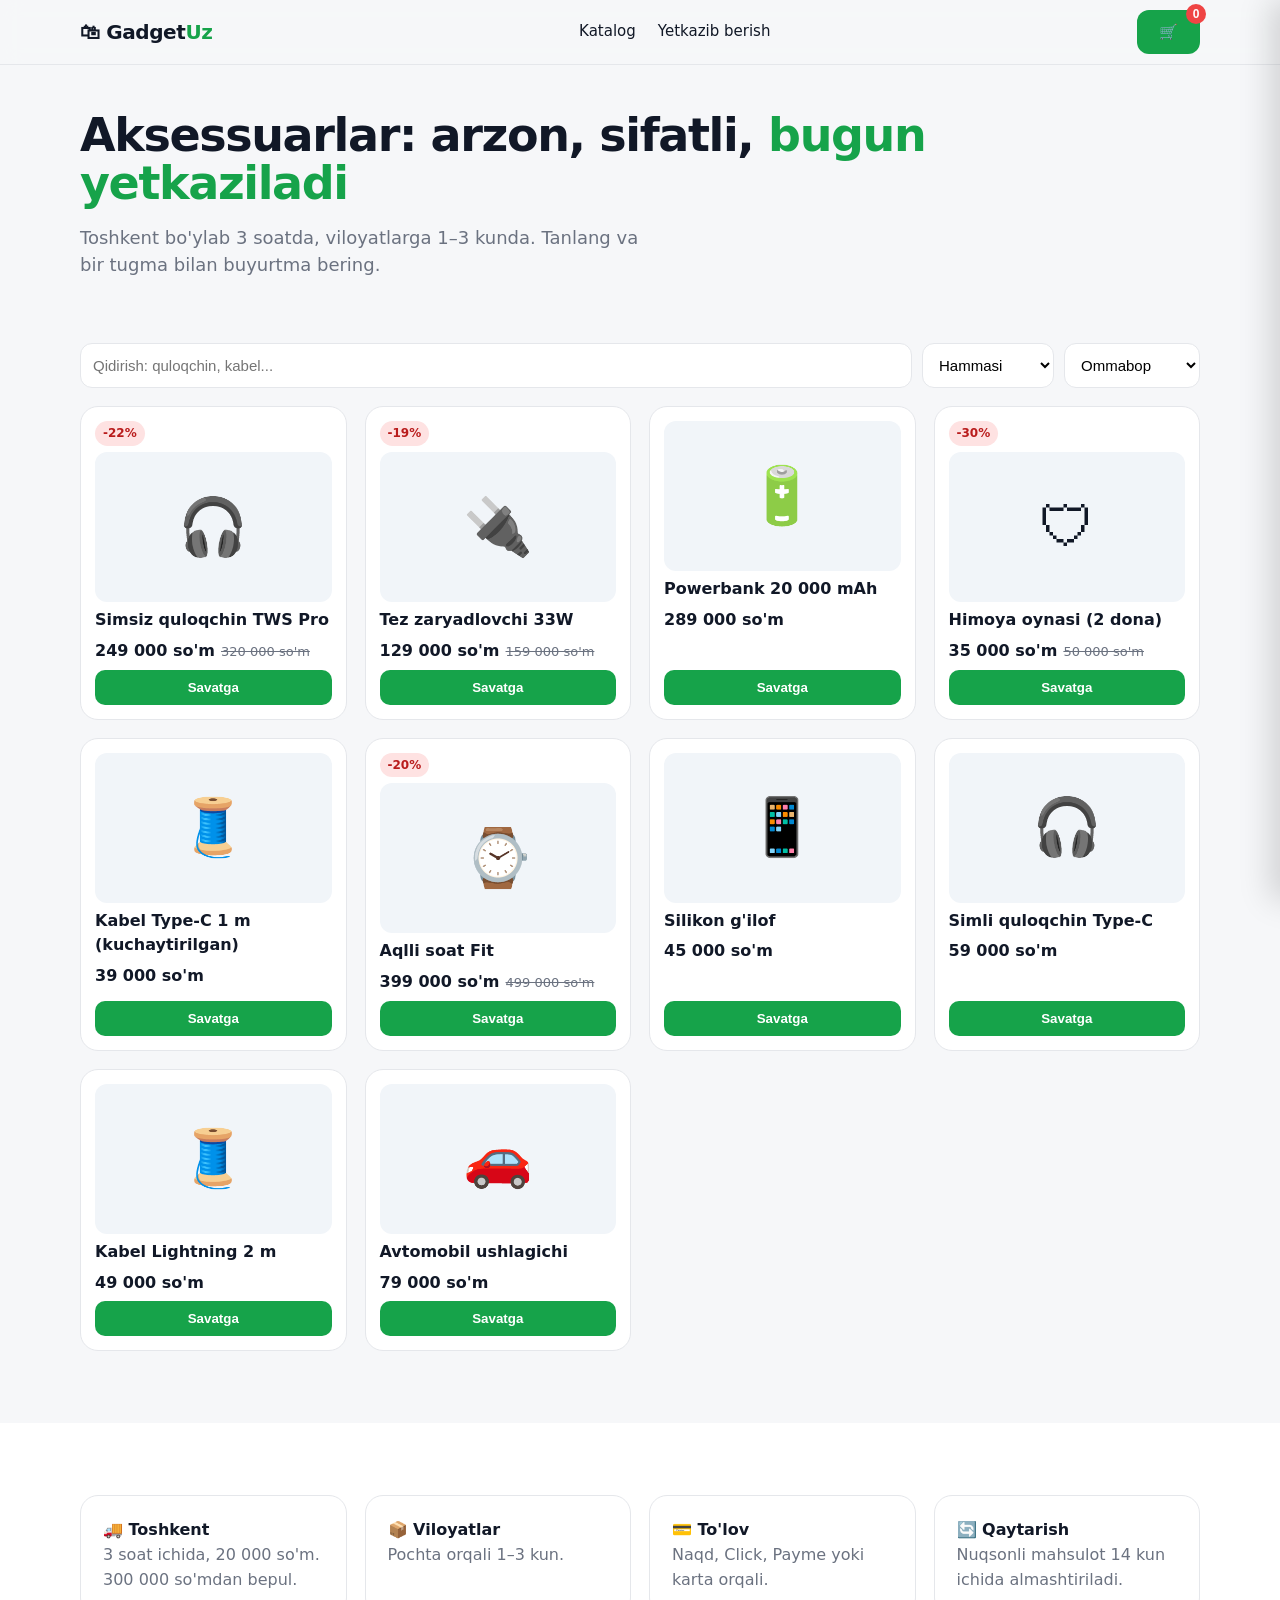
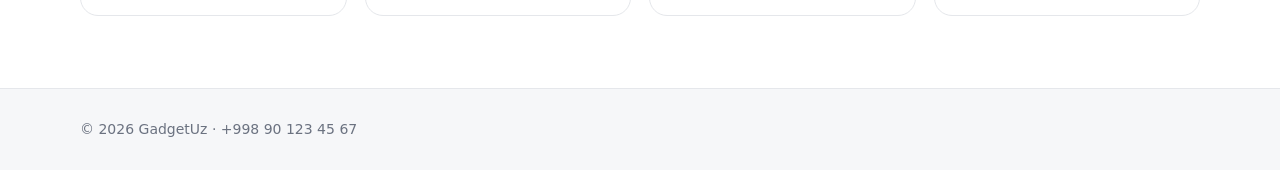
<file: paid/src/sayt-dokon/index.html>
<!DOCTYPE html>
<html lang="uz">
<head><meta charset="utf-8"><meta name="viewport" content="width=device-width,initial-scale=1">
<title>GadgetUz: aksessuarlar internet do'koni</title>
<meta name="description" content="Telefon aksessuarlari, quloqchinlar, zaryadlovchilar. Yetkazib berish butun O'zbekiston bo'ylab.">
<link rel="stylesheet" href="style.css"></head>
<body>
<nav class="nav"><div class="container">
  <a class="logo" href="#">🛍 Gadget<span style="color:var(--accent)">Uz</span></a>
  <div class="menu"><a href="#katalog">Katalog</a><a href="#yetkazish">Yetkazib berish</a></div>
  <div style="display:flex;gap:8px;align-items:center"><button class="btn cartbtn" onclick="toggleCart(true)">🛒<span id="cartCount">0</span></button><button class="burger" aria-label="menyu">☰</button></div>
</div></nav>
<header class="hero"><div class="container">
  <h1 style="font-size:clamp(30px,5vw,46px)">Aksessuarlar: arzon, sifatli, <span style="color:var(--accent)">bugun yetkaziladi</span></h1>
  <p class="lead">Toshkent bo'ylab 3 soatda, viloyatlarga 1–3 kunda. Tanlang va bir tugma bilan buyurtma bering.</p>
</div></header>
<section id="katalog" style="padding-top:10px"><div class="container">
  <div class="bar"><input id="q" placeholder="Qidirish: quloqchin, kabel..."><select id="cat"></select><select id="sort"><option value="pop">Ommabop</option><option value="asc">Avval arzon</option><option value="desc">Avval qimmat</option></select></div>
  <div class="grid products" id="products"></div>
</div></section>
<section id="yetkazish" style="background:#fff"><div class="container grid" style="grid-template-columns:repeat(auto-fit,minmax(220px,1fr))">
  <div class="card"><b>🚚 Toshkent</b><p class="muted">3 soat ichida, 20 000 so'm. 300 000 so'mdan bepul.</p></div>
  <div class="card"><b>📦 Viloyatlar</b><p class="muted">Pochta orqali 1–3 kun.</p></div>
  <div class="card"><b>💳 To'lov</b><p class="muted">Naqd, Click, Payme yoki karta orqali.</p></div>
  <div class="card"><b>🔄 Qaytarish</b><p class="muted">Nuqsonli mahsulot 14 kun ichida almashtiriladi.</p></div>
</div></section>
<footer><div class="container">© 2026 GadgetUz · +998 90 123 45 67</div></footer>
<aside class="drawer" id="drawer">
  <div style="display:flex;justify-content:space-between;align-items:center"><h3>Savat</h3><button class="btn ghost" onclick="toggleCart(false)">✕</button></div>
  <div id="cartItems"></div>
  <b>Jami: <span id="cartTotal">0</span></b>
  <input id="cName" placeholder="Ismingiz"><input id="cPhone" placeholder="Telefon" inputmode="tel"><input id="cAddr" placeholder="Shahar, manzil">
  <button class="btn" onclick="sendTelegram()">Telegram orqali buyurtma</button>
  <button class="btn ghost" onclick="sendWhatsApp()">WhatsApp orqali buyurtma</button>
</aside>
<div class="toast" id="toast"></div>
<script src="script.js"></script>
</body></html>
</file>
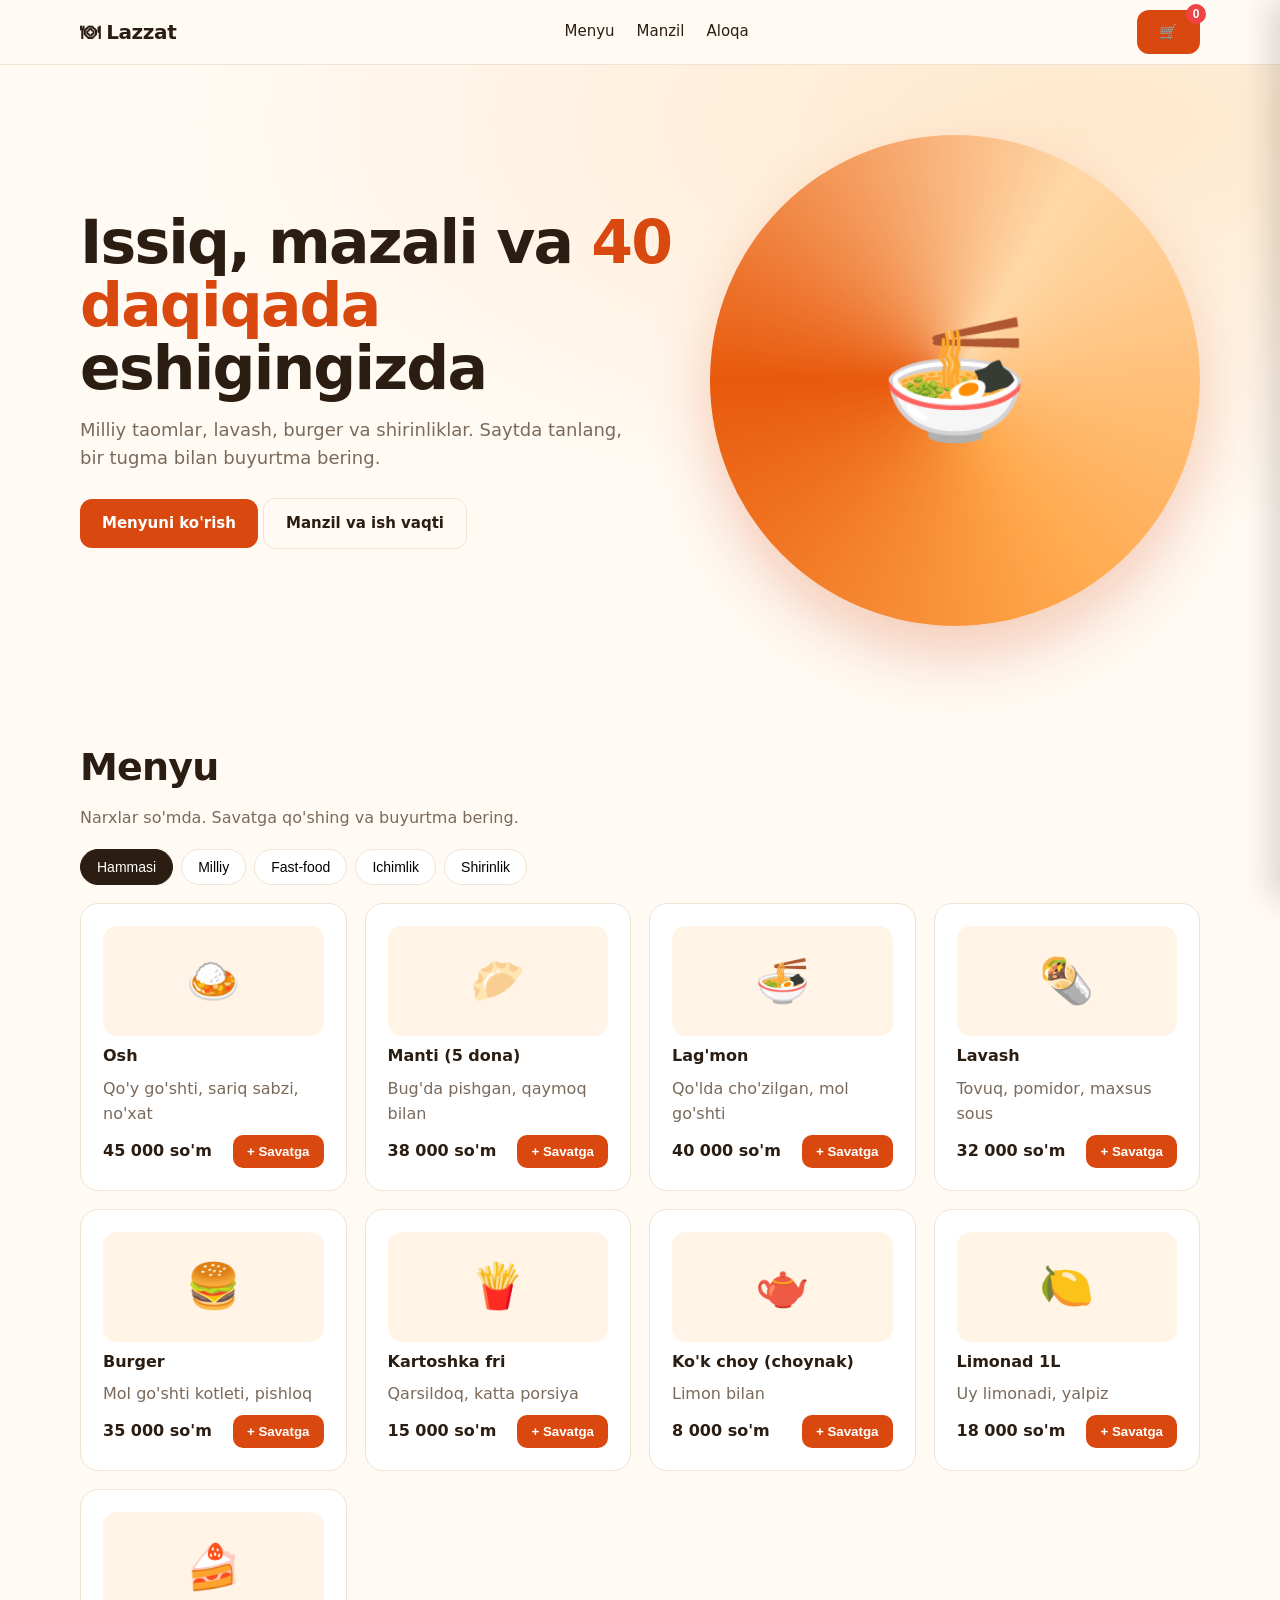
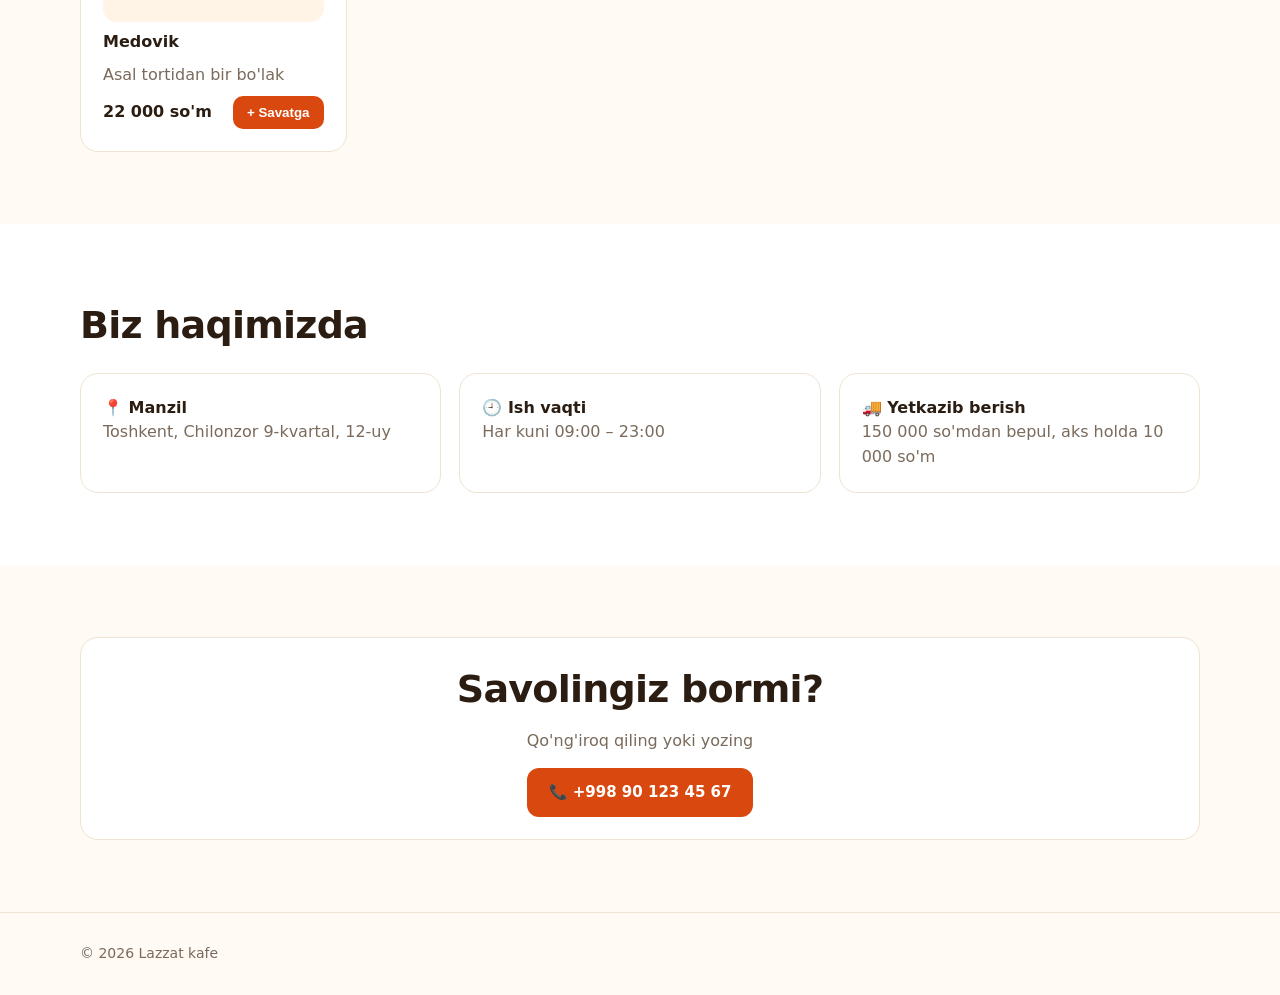
<file: paid/src/sayt-kafe/index.html>
<!DOCTYPE html>
<html lang="uz">
<head><meta charset="utf-8"><meta name="viewport" content="width=device-width,initial-scale=1">
<title>Lazzat kafe: mazali taomlar, tez yetkazib berish</title>
<meta name="description" content="Milliy va fast-food taomlar. Onlayn buyurtma, 40 daqiqada yetkazib berish.">
<link rel="stylesheet" href="style.css"></head>
<body>
<nav class="nav"><div class="container">
  <a class="logo" href="#">🍽 Lazzat</a>
  <div class="menu"><a href="#menyu">Menyu</a><a href="#info">Manzil</a><a href="#aloqa">Aloqa</a></div>
  <div style="display:flex;gap:8px;align-items:center"><button class="btn cartbtn" onclick="toggleCart(true)">🛒<span id="cartCount">0</span></button><button class="burger" aria-label="menyu">☰</button></div>
</div></nav>
<header class="hero"><div class="container">
  <div><h1>Issiq, mazali va <span style="color:var(--accent)">40 daqiqada</span> eshigingizda</h1>
  <p class="lead">Milliy taomlar, lavash, burger va shirinliklar. Saytda tanlang, bir tugma bilan buyurtma bering.</p>
  <a class="btn" href="#menyu">Menyuni ko'rish</a> <a class="btn ghost" href="#info">Manzil va ish vaqti</a></div>
  <div class="plate">🍜</div>
</div></header>
<section id="menyu"><div class="container">
  <h2>Menyu</h2><p class="muted">Narxlar so'mda. Savatga qo'shing va buyurtma bering.</p>
  <div class="tabs" id="tabs"></div>
  <div class="grid menu-grid" id="dishes"></div>
</div></section>
<section id="info" style="background:#fff"><div class="container">
  <h2>Biz haqimizda</h2>
  <div class="grid info" style="margin-top:18px">
    <div class="card"><b>📍 Manzil</b><p class="muted">Toshkent, Chilonzor 9-kvartal, 12-uy</p></div>
    <div class="card"><b>🕘 Ish vaqti</b><p class="muted">Har kuni 09:00 – 23:00</p></div>
    <div class="card"><b>🚚 Yetkazib berish</b><p class="muted">150 000 so'mdan bepul, aks holda 10 000 so'm</p></div>
  </div>
</div></section>
<section id="aloqa"><div class="container card" style="text-align:center">
  <h2>Savolingiz bormi?</h2><p class="muted">Qo'ng'iroq qiling yoki yozing</p>
  <p style="margin-top:14px"><a class="btn" href="tel:+998901234567">📞 +998 90 123 45 67</a></p>
</div></section>
<footer><div class="container">© 2026 Lazzat kafe</div></footer>
<aside class="drawer" id="drawer">
  <div style="display:flex;justify-content:space-between;align-items:center"><h3>Savat</h3><button class="btn ghost" onclick="toggleCart(false)">✕</button></div>
  <div id="cartItems"></div>
  <b>Jami: <span id="cartTotal">0</span></b>
  <input id="cName" placeholder="Ismingiz"><input id="cPhone" placeholder="Telefon" inputmode="tel"><input id="cAddr" placeholder="Manzil">
  <button class="btn" onclick="sendTelegram()">Telegram orqali buyurtma</button>
  <button class="btn ghost" onclick="sendWhatsApp()">WhatsApp orqali buyurtma</button>
</aside>
<div class="toast" id="toast"></div>
<script src="script.js"></script>
</body></html>
</file>
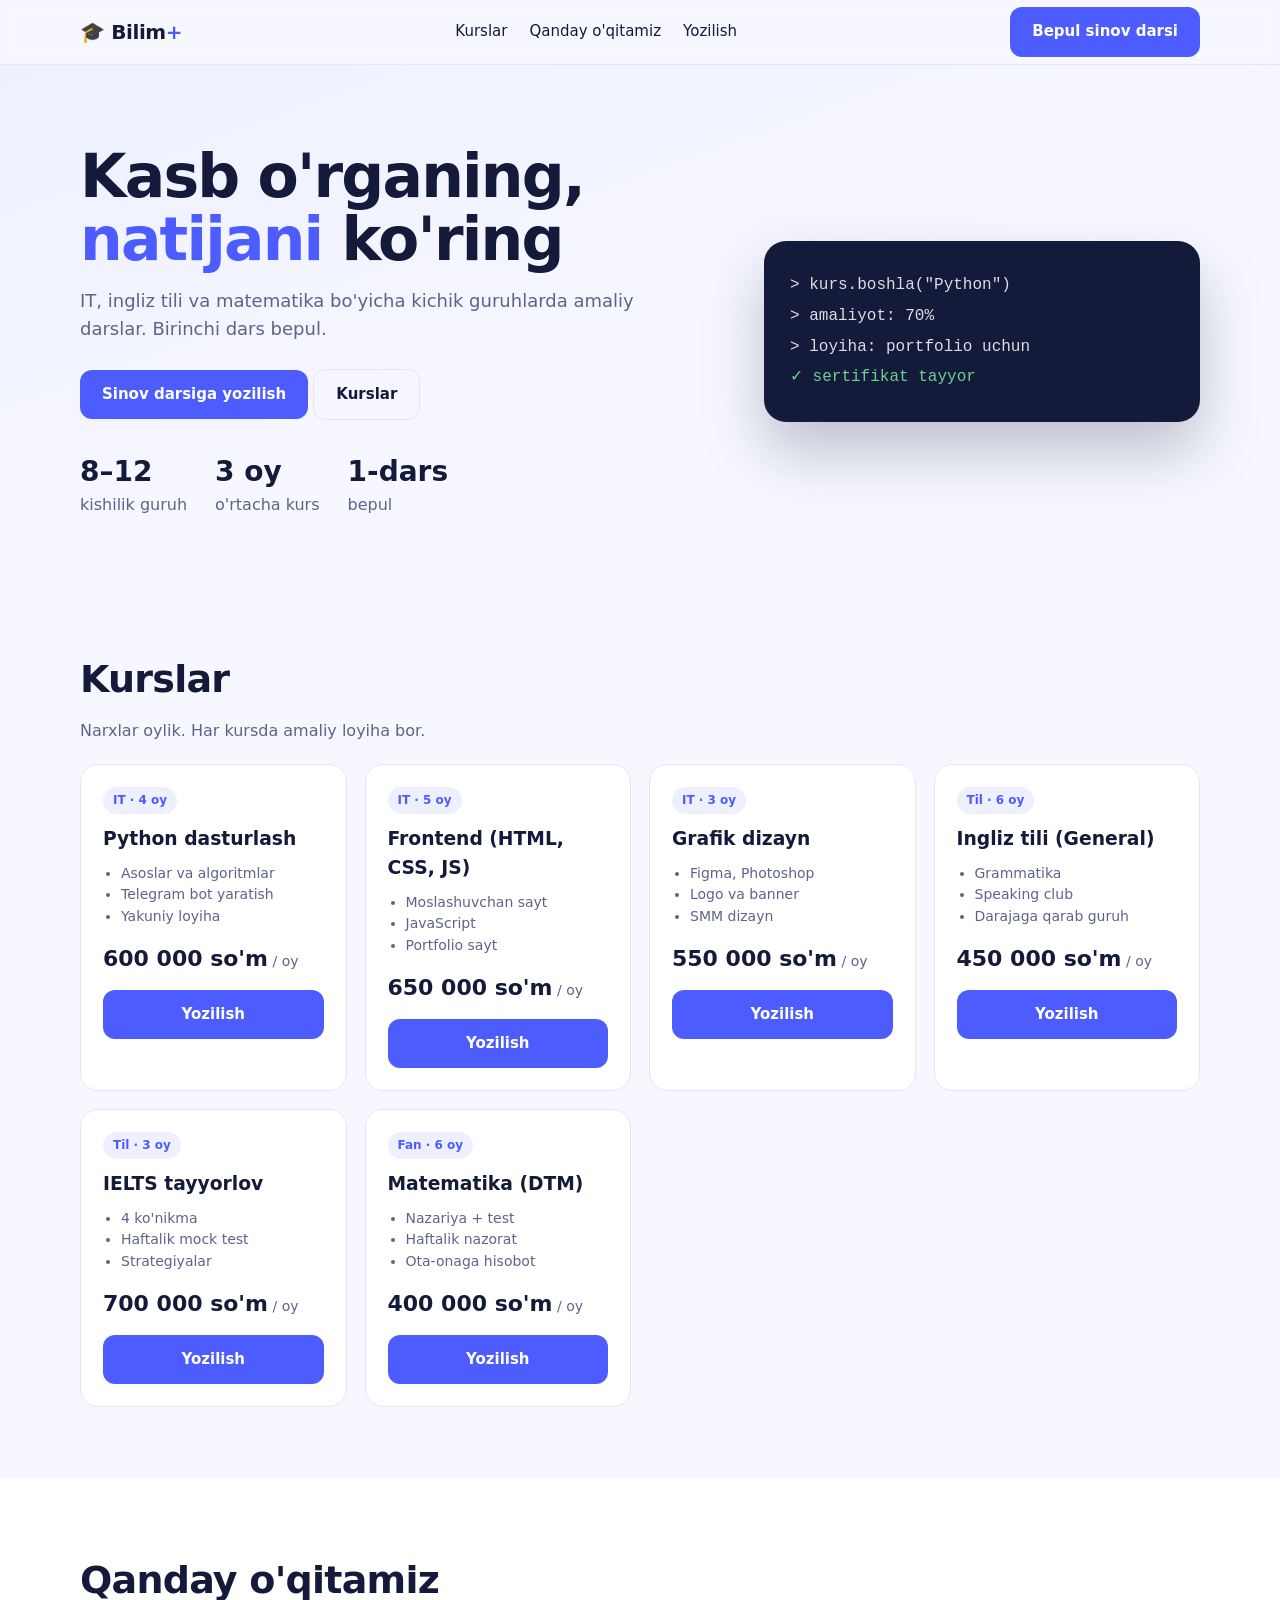
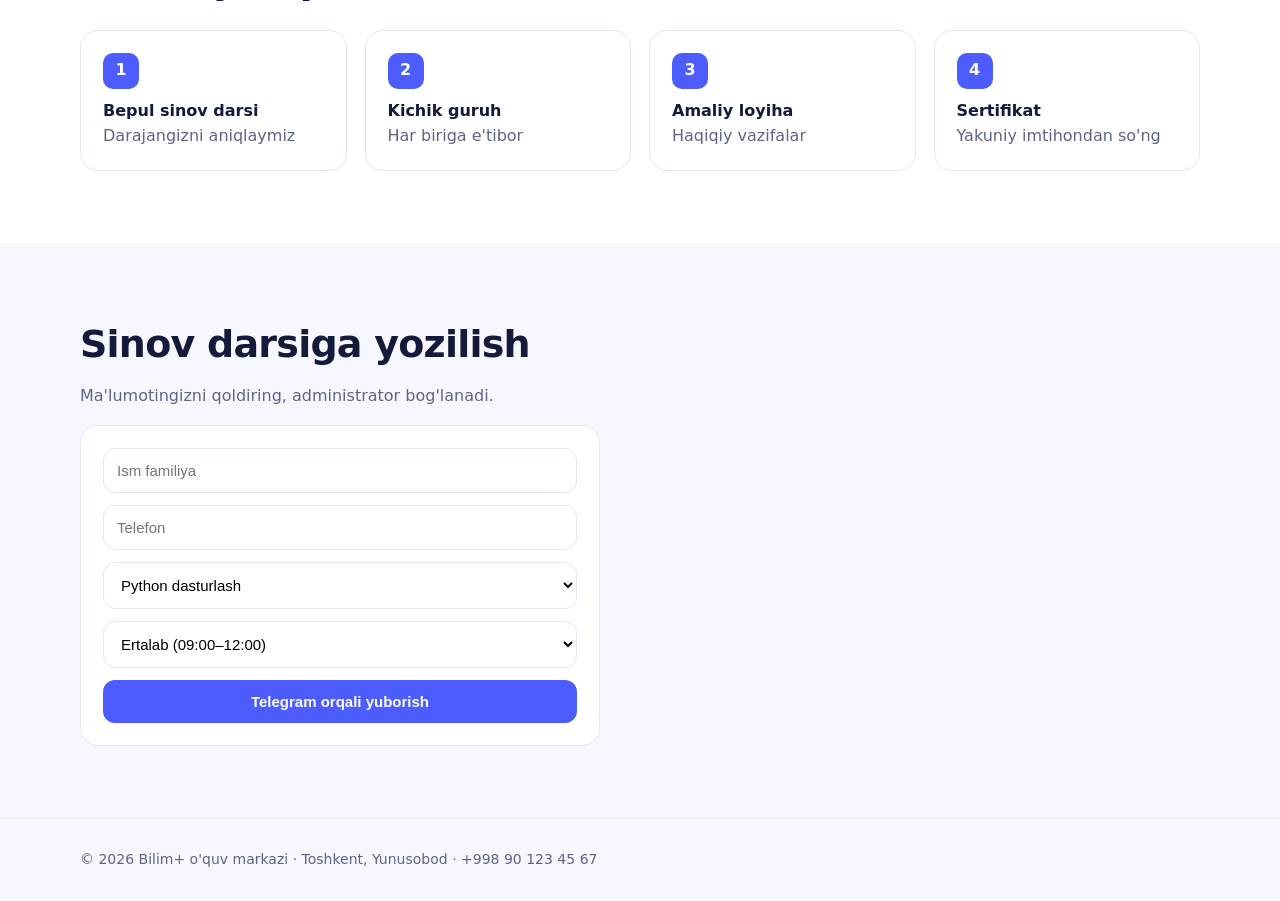
<file: paid/src/sayt-oquv-markaz/index.html>
<!DOCTYPE html>
<html lang="uz">
<head><meta charset="utf-8"><meta name="viewport" content="width=device-width,initial-scale=1">
<title>Bilim+ o'quv markazi: IT, ingliz tili, matematika</title>
<meta name="description" content="Kichik guruhlar, amaliy darslar, bepul sinov darsi.">
<link rel="stylesheet" href="style.css"></head>
<body>
<nav class="nav"><div class="container">
  <a class="logo" href="#">🎓 Bilim<span style="color:var(--accent)">+</span></a>
  <div class="menu"><a href="#kurslar">Kurslar</a><a href="#qanday">Qanday o'qitamiz</a><a href="#yozilish">Yozilish</a></div>
  <div><a class="btn" href="#yozilish">Bepul sinov darsi</a> <button class="burger" aria-label="menyu">☰</button></div>
</div></nav>
<header class="hero"><div class="container">
  <div><h1>Kasb o'rganing, <span style="color:var(--accent)">natijani</span> ko'ring</h1>
  <p class="lead">IT, ingliz tili va matematika bo'yicha kichik guruhlarda amaliy darslar. Birinchi dars bepul.</p>
  <a class="btn" href="#yozilish">Sinov darsiga yozilish</a> <a class="btn ghost" href="#kurslar">Kurslar</a>
  <div class="stats"><div><b>8–12</b><span class="muted">kishilik guruh</span></div><div><b>3 oy</b><span class="muted">o'rtacha kurs</span></div><div><b>1-dars</b><span class="muted">bepul</span></div></div></div>
  <div class="board"><div class="ln">&gt; kurs.boshla("Python")</div><div class="ln">&gt; amaliyot: 70%</div><div class="ln">&gt; loyiha: portfolio uchun</div><div class="ln ok">✓ sertifikat tayyor</div></div>
</div></header>
<section id="kurslar"><div class="container">
  <h2>Kurslar</h2><p class="muted">Narxlar oylik. Har kursda amaliy loyiha bor.</p>
  <div class="grid courses" id="courseList" style="margin-top:20px"></div>
</div></section>
<section id="qanday" style="background:#fff"><div class="container">
  <h2>Qanday o'qitamiz</h2>
  <div class="grid steps" style="margin-top:20px">
    <div class="card"><div class="n">1</div><b>Bepul sinov darsi</b><p class="muted">Darajangizni aniqlaymiz</p></div>
    <div class="card"><div class="n">2</div><b>Kichik guruh</b><p class="muted">Har biriga e'tibor</p></div>
    <div class="card"><div class="n">3</div><b>Amaliy loyiha</b><p class="muted">Haqiqiy vazifalar</p></div>
    <div class="card"><div class="n">4</div><b>Sertifikat</b><p class="muted">Yakuniy imtihondan so'ng</p></div>
  </div>
</div></section>
<section id="yozilish"><div class="container">
  <h2>Sinov darsiga yozilish</h2><p class="muted" style="margin-bottom:16px">Ma'lumotingizni qoldiring, administrator bog'lanadi.</p>
  <form class="card" id="reg" onsubmit="return register(event)">
    <input id="rName" placeholder="Ism familiya" required>
    <input id="rPhone" placeholder="Telefon" inputmode="tel" required>
    <select id="rCourse"></select>
    <select id="rTime"><option>Ertalab (09:00–12:00)</option><option>Tushdan keyin (14:00–17:00)</option><option>Kechqurun (18:00–21:00)</option></select>
    <button class="btn" type="submit">Telegram orqali yuborish</button>
  </form>
</div></section>
<footer><div class="container">© 2026 Bilim+ o'quv markazi · Toshkent, Yunusobod · +998 90 123 45 67</div></footer>
<div class="toast" id="toast"></div>
<script src="script.js"></script>
</body></html>
</file>
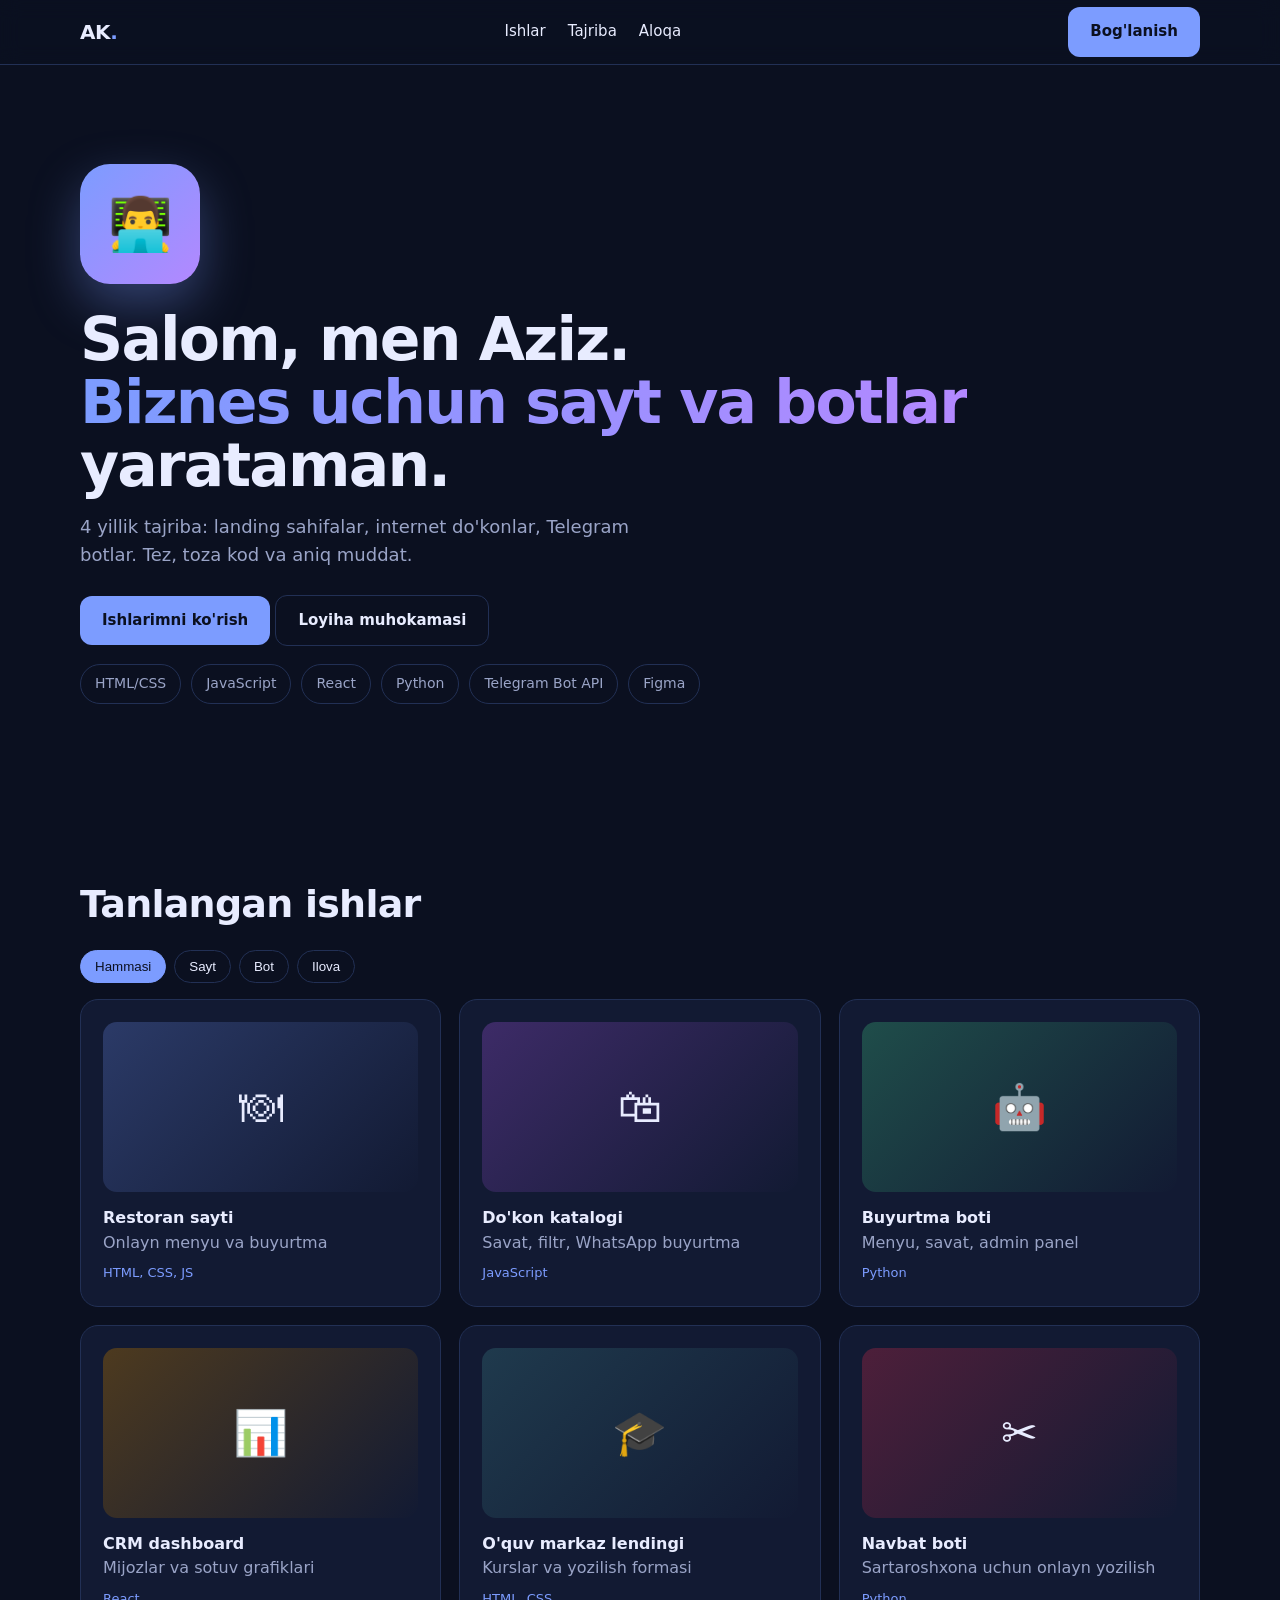
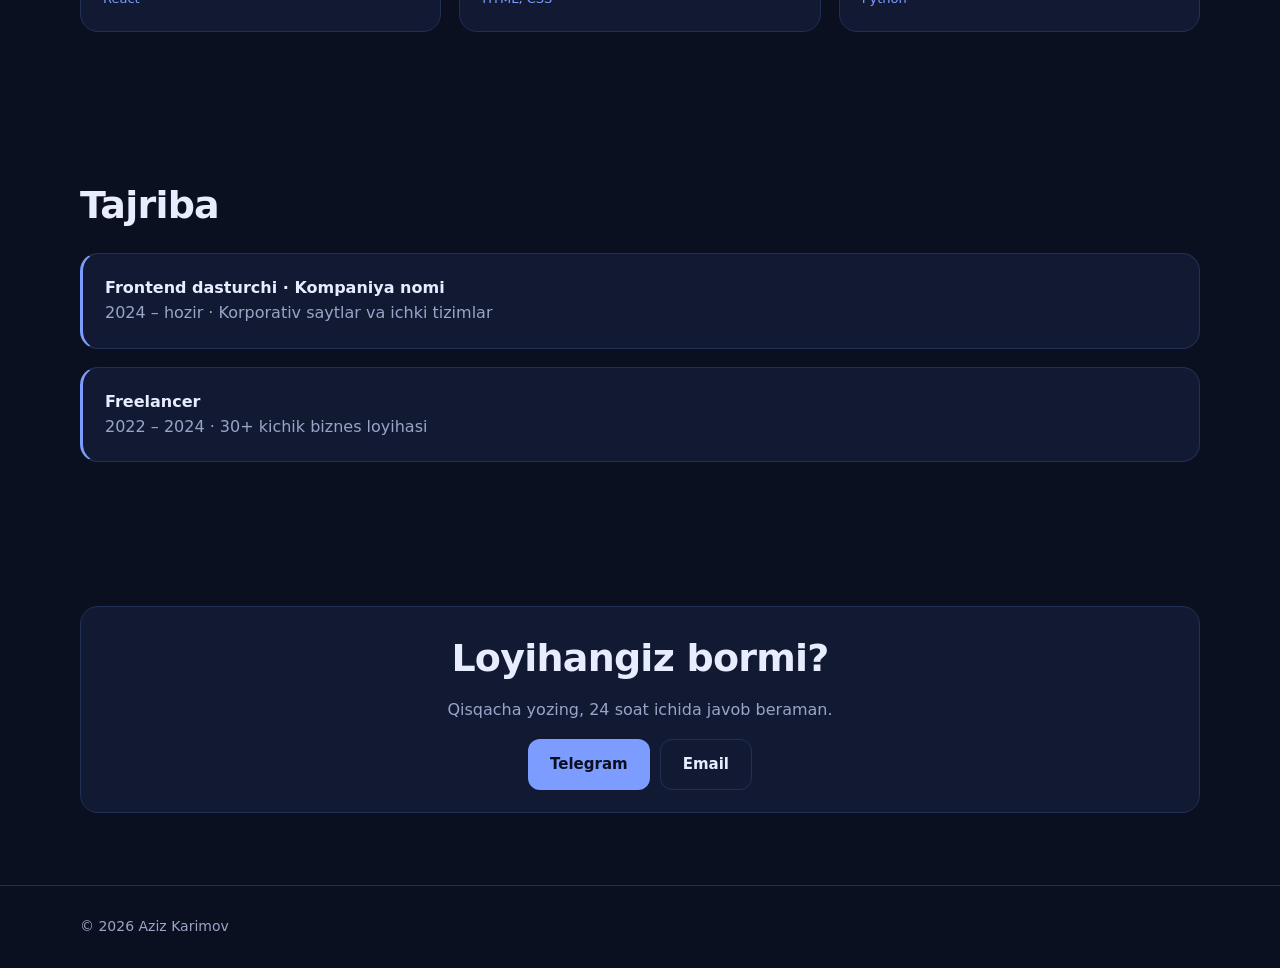
<file: paid/src/sayt-portfolio/index.html>
<!DOCTYPE html>
<html lang="uz">
<head><meta charset="utf-8"><meta name="viewport" content="width=device-width,initial-scale=1">
<title>Aziz Karimov: frontend dasturchi</title>
<meta name="description" content="Moslashuvchan saytlar, Telegram botlar va veb-ilovalar.">
<link rel="stylesheet" href="style.css"></head>
<body>
<nav class="nav"><div class="container">
  <a class="logo" href="#">AK<span style="color:var(--accent)">.</span></a>
  <div class="menu"><a href="#ishlar">Ishlar</a><a href="#tajriba">Tajriba</a><a href="#aloqa">Aloqa</a></div>
  <div><a class="btn" href="#aloqa">Bog'lanish</a> <button class="burger" aria-label="menyu">☰</button></div>
</div></nav>
<header class="hero"><div class="container">
  <div class="avatar">👨‍💻</div>
  <h1>Salom, men Aziz.<br><span>Biznes uchun sayt va botlar</span> yarataman.</h1>
  <p class="lead">4 yillik tajriba: landing sahifalar, internet do'konlar, Telegram botlar. Tez, toza kod va aniq muddat.</p>
  <a class="btn" href="#ishlar">Ishlarimni ko'rish</a> <a class="btn ghost" href="#aloqa">Loyiha muhokamasi</a>
  <div class="skills"><span>HTML/CSS</span><span>JavaScript</span><span>React</span><span>Python</span><span>Telegram Bot API</span><span>Figma</span></div>
</div></header>
<section id="ishlar"><div class="container">
  <h2>Tanlangan ishlar</h2>
  <div class="filters" id="filters"></div>
  <div class="grid works" id="works"></div>
</div></section>
<section id="tajriba"><div class="container">
  <h2>Tajriba</h2>
  <div class="grid timeline" style="margin-top:18px">
    <div class="card"><b>Frontend dasturchi · Kompaniya nomi</b><p class="muted">2024 – hozir · Korporativ saytlar va ichki tizimlar</p></div>
    <div class="card"><b>Freelancer</b><p class="muted">2022 – 2024 · 30+ kichik biznes loyihasi</p></div>
  </div>
</div></section>
<section id="aloqa"><div class="container card" style="text-align:center">
  <h2>Loyihangiz bormi?</h2><p class="muted">Qisqacha yozing, 24 soat ichida javob beraman.</p>
  <p style="margin-top:16px;display:flex;gap:10px;justify-content:center;flex-wrap:wrap"><a class="btn" href="https://t.me/username">Telegram</a><a class="btn ghost" href="mailto:mail@example.com">Email</a></p>
</div></section>
<footer><div class="container">© 2026 Aziz Karimov</div></footer>
<script src="script.js"></script>
</body></html>
</file>
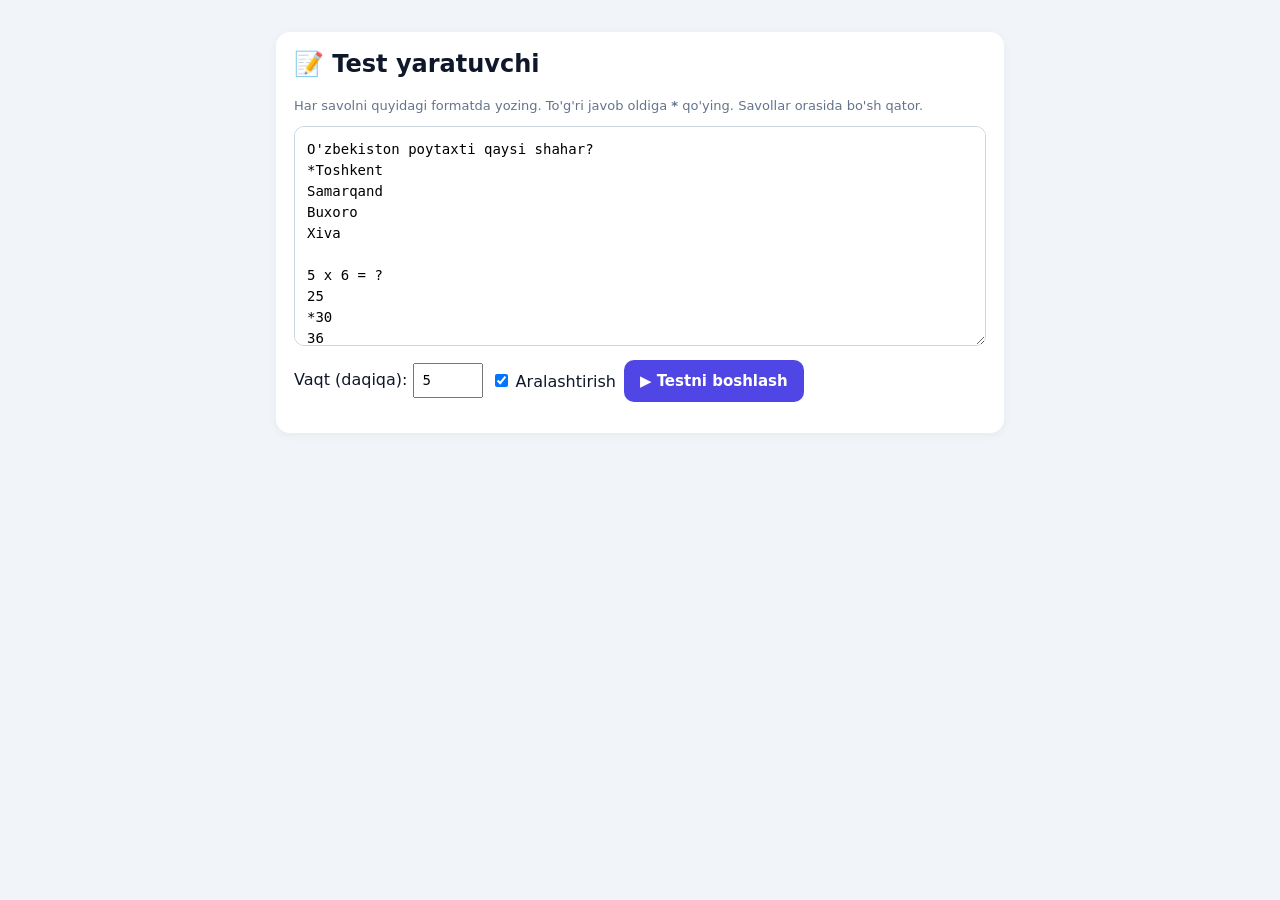
<file: paid/src/test-yaratuvchi/index.html>
<!DOCTYPE html>
<html lang="uz">
<head>
<meta charset="utf-8"><meta name="viewport" content="width=device-width, initial-scale=1">
<title>Test yaratuvchi</title>
<style>
  * { box-sizing:border-box; font-family: system-ui, -apple-system, Segoe UI, Roboto, sans-serif; }
  body { margin:0; background:#f1f5f9; color:#0f172a; } .wrap { max-width:760px; margin:0 auto; padding:20px 16px 60px; }
  .card { background:#fff; border-radius:14px; padding:18px; margin:12px 0; box-shadow:0 2px 10px rgba(0,0,0,.05); }
  textarea { width:100%; min-height:220px; padding:12px; border-radius:10px; border:1px solid #cbd5e1; font:14px/1.5 ui-monospace, Menlo, monospace; }
  button { padding:12px 16px; border:0; border-radius:10px; background:#4f46e5; color:#fff; font-weight:600; cursor:pointer; font-size:15px; }
  .opt { display:block; padding:12px; margin:8px 0; border:2px solid #e2e8f0; border-radius:10px; cursor:pointer; background:#fff; width:100%; text-align:left; font-size:15px; color:#0f172a; }
  .opt.right { border-color:#22c55e; background:#f0fdf4; } .opt.wrong { border-color:#ef4444; background:#fef2f2; }
  .top { display:flex; justify-content:space-between; color:#475569; font-size:14px; } .hidden { display:none; }
  .big { font-size:40px; font-weight:800; margin:8px 0; } .muted { color:#64748b; font-size:13px; }
</style>
</head>
<body>
<div class="wrap">
  <div id="editor" class="card">
    <h2 style="margin-top:0">📝 Test yaratuvchi</h2>
    <p class="muted">Har savolni quyidagi formatda yozing. To'g'ri javob oldiga <b>*</b> qo'ying. Savollar orasida bo'sh qator.</p>
    <textarea id="src">O'zbekiston poytaxti qaysi shahar?
*Toshkent
Samarqand
Buxoro
Xiva

5 x 6 = ?
25
*30
36

Qaysi biri dasturlash tili?
*Python
Photoshop
Excel</textarea>
    <div style="display:flex;gap:8px;flex-wrap:wrap;margin-top:10px;align-items:center">
      <label>Vaqt (daqiqa): <input id="mins" type="number" value="5" min="0" style="width:70px;padding:8px"></label>
      <label><input id="shuffle" type="checkbox" checked> Aralashtirish</label>
      <button id="start">▶ Testni boshlash</button>
    </div>
    <p id="err" class="muted" style="color:#dc2626"></p>
  </div>
  <div id="quiz" class="card hidden">
    <div class="top"><span id="prog"></span><span id="timer"></span></div>
    <h3 id="q"></h3><div id="opts"></div>
  </div>
  <div id="result" class="card hidden" style="text-align:center">
    <div>Natija</div><div class="big" id="score"></div><div id="pct" class="muted"></div>
    <div id="review" style="text-align:left;margin-top:14px"></div>
    <button onclick="location.reload()" style="margin-top:12px">Qaytadan</button>
  </div>
</div>
<script>
const $ = (id) => document.getElementById(id);
function parse(text) {
  return text.trim().split(/\n\s*\n/).map((block) => {
    const lines = block.split("\n").map((l) => l.trim()).filter(Boolean);
    const q = lines.shift();
    const opts = lines.map((l) => ({ t: l.replace(/^\*/, "").trim(), ok: l.startsWith("*") }));
    return { q, opts };
  }).filter((x) => x.q && x.opts.length >= 2 && x.opts.filter((o) => o.ok).length === 1);
}
const shuffle = (a) => { for (let i = a.length - 1; i > 0; i--) { const j = Math.floor(Math.random() * (i + 1)); [a[i], a[j]] = [a[j], a[i]]; } return a; };
let qs = [], i = 0, score = 0, answers = [], timerId = null;
$("start").onclick = () => {
  qs = parse($("src").value);
  if (!qs.length) { $("err").textContent = "Savol topilmadi. Har savolda bitta * li to'g'ri javob bo'lsin."; return; }
  if ($("shuffle").checked) { shuffle(qs); qs.forEach((x) => shuffle(x.opts)); }
  $("editor").classList.add("hidden"); $("quiz").classList.remove("hidden");
  const mins = Number($("mins").value);
  if (mins > 0) {
    let left = mins * 60;
    const tick = () => { $("timer").textContent = `⏱ ${Math.floor(left / 60)}:${String(left % 60).padStart(2, "0")}`; if (left-- <= 0) finish(); };
    tick(); timerId = setInterval(tick, 1000);
  }
  show();
};
function show() {
  const x = qs[i];
  $("prog").textContent = `Savol ${i + 1} / ${qs.length}`; $("q").textContent = x.q; $("opts").innerHTML = "";
  x.opts.forEach((o, k) => {
    const b = document.createElement("button"); b.className = "opt"; b.textContent = o.t;
    b.onclick = () => {
      [...$("opts").children].forEach((c, n) => { c.disabled = true; if (x.opts[n].ok) c.classList.add("right"); });
      if (!o.ok) b.classList.add("wrong"); else score++;
      answers.push({ q: x.q, your: o.t, right: x.opts.find((z) => z.ok).t, ok: o.ok });
      setTimeout(() => { i++; i < qs.length ? show() : finish(); }, 700);
    };
    $("opts").appendChild(b);
  });
}
function finish() {
  clearInterval(timerId); $("quiz").classList.add("hidden"); $("result").classList.remove("hidden");
  $("score").textContent = `${score} / ${qs.length}`; $("pct").textContent = `${Math.round((score / qs.length) * 100)}%`;
  $("review").innerHTML = answers.filter((a) => !a.ok).map((a) => `<p>❌ <b>${a.q.replace(/[<>&]/g, "")}</b><br>Sizniki: ${a.your.replace(/[<>&]/g, "")} · To'g'ri: ${a.right.replace(/[<>&]/g, "")}</p>`).join("");
}
</script>
</body>
</html>
</file>
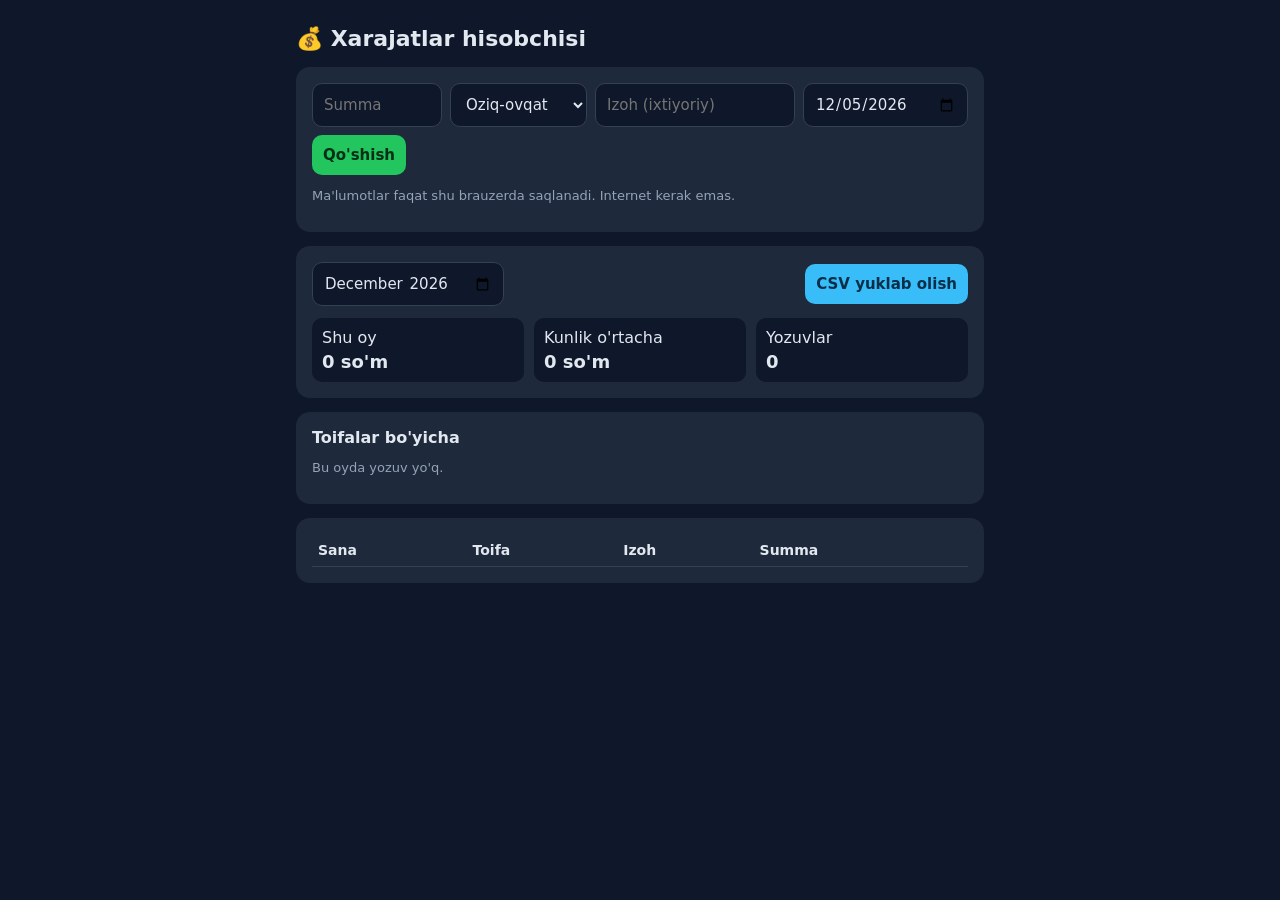
<file: paid/src/xarajat-hisobchi/index.html>
<!DOCTYPE html>
<html lang="uz">
<head>
<meta charset="utf-8"><meta name="viewport" content="width=device-width, initial-scale=1">
<title>Xarajatlar hisobchisi</title>
<style>
  * { box-sizing:border-box; font-family: system-ui, -apple-system, Segoe UI, Roboto, sans-serif; }
  body { margin:0; background:#0f172a; color:#e2e8f0; }
  .wrap { max-width:720px; margin:0 auto; padding:20px 16px 60px; }
  h1 { font-size:22px; margin:6px 0 16px; }
  .card { background:#1e293b; border-radius:14px; padding:16px; margin-bottom:14px; }
  .row { display:flex; gap:8px; flex-wrap:wrap; }
  input, select, button { padding:11px; border-radius:10px; border:1px solid #334155; background:#0f172a; color:#e2e8f0; font-size:15px; }
  input[type=number] { width:130px; } input[type=text] { flex:1; min-width:140px; }
  button { background:#22c55e; color:#052e16; font-weight:700; border:0; cursor:pointer; }
  .sum { display:grid; grid-template-columns:repeat(3,1fr); gap:10px; }
  .sum div { background:#0f172a; border-radius:10px; padding:10px; } .sum b { display:block; font-size:18px; margin-top:4px; }
  table { width:100%; border-collapse:collapse; font-size:14px; } td, th { padding:8px 6px; border-bottom:1px solid #334155; text-align:left; }
  td:last-child { text-align:right; } .del { background:none; color:#f87171; padding:2px 6px; }
  .bar { height:10px; background:#22c55e; border-radius:6px; } .cat { display:grid; grid-template-columns:110px 1fr 110px; gap:8px; align-items:center; margin:6px 0; font-size:14px; }
  .muted { color:#94a3b8; font-size:13px; }
</style>
</head>
<body>
<div class="wrap">
  <h1>💰 Xarajatlar hisobchisi</h1>
  <div class="card">
    <div class="row">
      <input id="amount" type="number" min="0" placeholder="Summa">
      <select id="cat"><option>Oziq-ovqat</option><option>Transport</option><option>Uy-joy</option><option>Kommunal</option><option>Aloqa</option><option>Kiyim</option><option>Sog'liq</option><option>Ta'lim</option><option>Ko'ngilochar</option><option>Boshqa</option></select>
      <input id="note" type="text" placeholder="Izoh (ixtiyoriy)">
      <input id="date" type="date">
      <button id="add">Qo'shish</button>
    </div>
    <p class="muted">Ma'lumotlar faqat shu brauzerda saqlanadi. Internet kerak emas.</p>
  </div>
  <div class="card">
    <div class="row" style="justify-content:space-between;align-items:center">
      <input id="month" type="month">
      <div class="row"><button id="csv" style="background:#38bdf8;color:#082f49">CSV yuklab olish</button></div>
    </div>
    <div class="sum" style="margin-top:12px">
      <div>Shu oy<b id="tMonth">0</b></div><div>Kunlik o'rtacha<b id="tAvg">0</b></div><div>Yozuvlar<b id="tCount">0</b></div>
    </div>
  </div>
  <div class="card"><b>Toifalar bo'yicha</b><div id="cats"></div></div>
  <div class="card"><table><thead><tr><th>Sana</th><th>Toifa</th><th>Izoh</th><th>Summa</th></tr></thead><tbody id="list"></tbody></table></div>
</div>
<script>
const KEY = "xarajatlar_v1";
const $ = (id) => document.getElementById(id);
let items = [];
try { items = JSON.parse(localStorage.getItem(KEY) || "[]"); } catch { items = []; }
const save = () => { try { localStorage.setItem(KEY, JSON.stringify(items)); } catch {} };
const fmt = (n) => Math.round(n).toLocaleString("ru-RU").replace(/\u00a0/g, " ") + " so'm";
const today = new Date().toISOString().slice(0, 10);
$("date").value = today; $("month").value = today.slice(0, 7);

function render() {
  const m = $("month").value;
  const list = items.filter((x) => x.date.startsWith(m)).sort((a, b) => b.date.localeCompare(a.date));
  const total = list.reduce((s, x) => s + x.amount, 0);
  const [y, mm] = m.split("-").map(Number);
  const days = m === today.slice(0, 7) ? Number(today.slice(8)) : new Date(y, mm, 0).getDate();
  $("tMonth").textContent = fmt(total); $("tAvg").textContent = fmt(total / days); $("tCount").textContent = list.length;
  const byCat = {};
  list.forEach((x) => (byCat[x.cat] = (byCat[x.cat] || 0) + x.amount));
  const max = Math.max(1, ...Object.values(byCat));
  $("cats").innerHTML = Object.entries(byCat).sort((a, b) => b[1] - a[1]).map(([c, v]) =>
    `<div class="cat"><span>${c}</span><div class="bar" style="width:${(v / max) * 100}%"></div><span>${fmt(v)}</span></div>`).join("") || '<p class="muted">Bu oyda yozuv yo\'q.</p>';
  $("list").innerHTML = list.map((x) =>
    `<tr><td>${x.date.slice(5)}</td><td>${x.cat}</td><td>${x.note.replace(/[<>&]/g, "")}</td><td>${fmt(x.amount)} <button class="del" data-id="${x.id}">✕</button></td></tr>`).join("");
}
$("add").onclick = () => {
  const amount = Number($("amount").value);
  if (!(amount > 0)) { $("amount").focus(); return; }
  items.push({ id: Date.now() + Math.random(), amount, cat: $("cat").value, note: $("note").value.trim(), date: $("date").value || today });
  save(); $("amount").value = ""; $("note").value = ""; render();
};
$("list").onclick = (e) => { const id = e.target.dataset.id; if (id) { items = items.filter((x) => String(x.id) !== id); save(); render(); } };
$("month").onchange = render;
$("csv").onclick = () => {
  const rows = [["date", "category", "note", "amount"], ...items.map((x) => [x.date, x.cat, x.note, x.amount])];
  const csv = rows.map((r) => r.map((v) => `"${String(v).replace(/"/g, '""')}"`).join(",")).join("\n");
  const a = document.createElement("a");
  a.href = URL.createObjectURL(new Blob(["\ufeff" + csv], { type: "text/csv" })); a.download = "xarajatlar.csv"; a.click();
};
render();
</script>
</body>
</html>
</file>
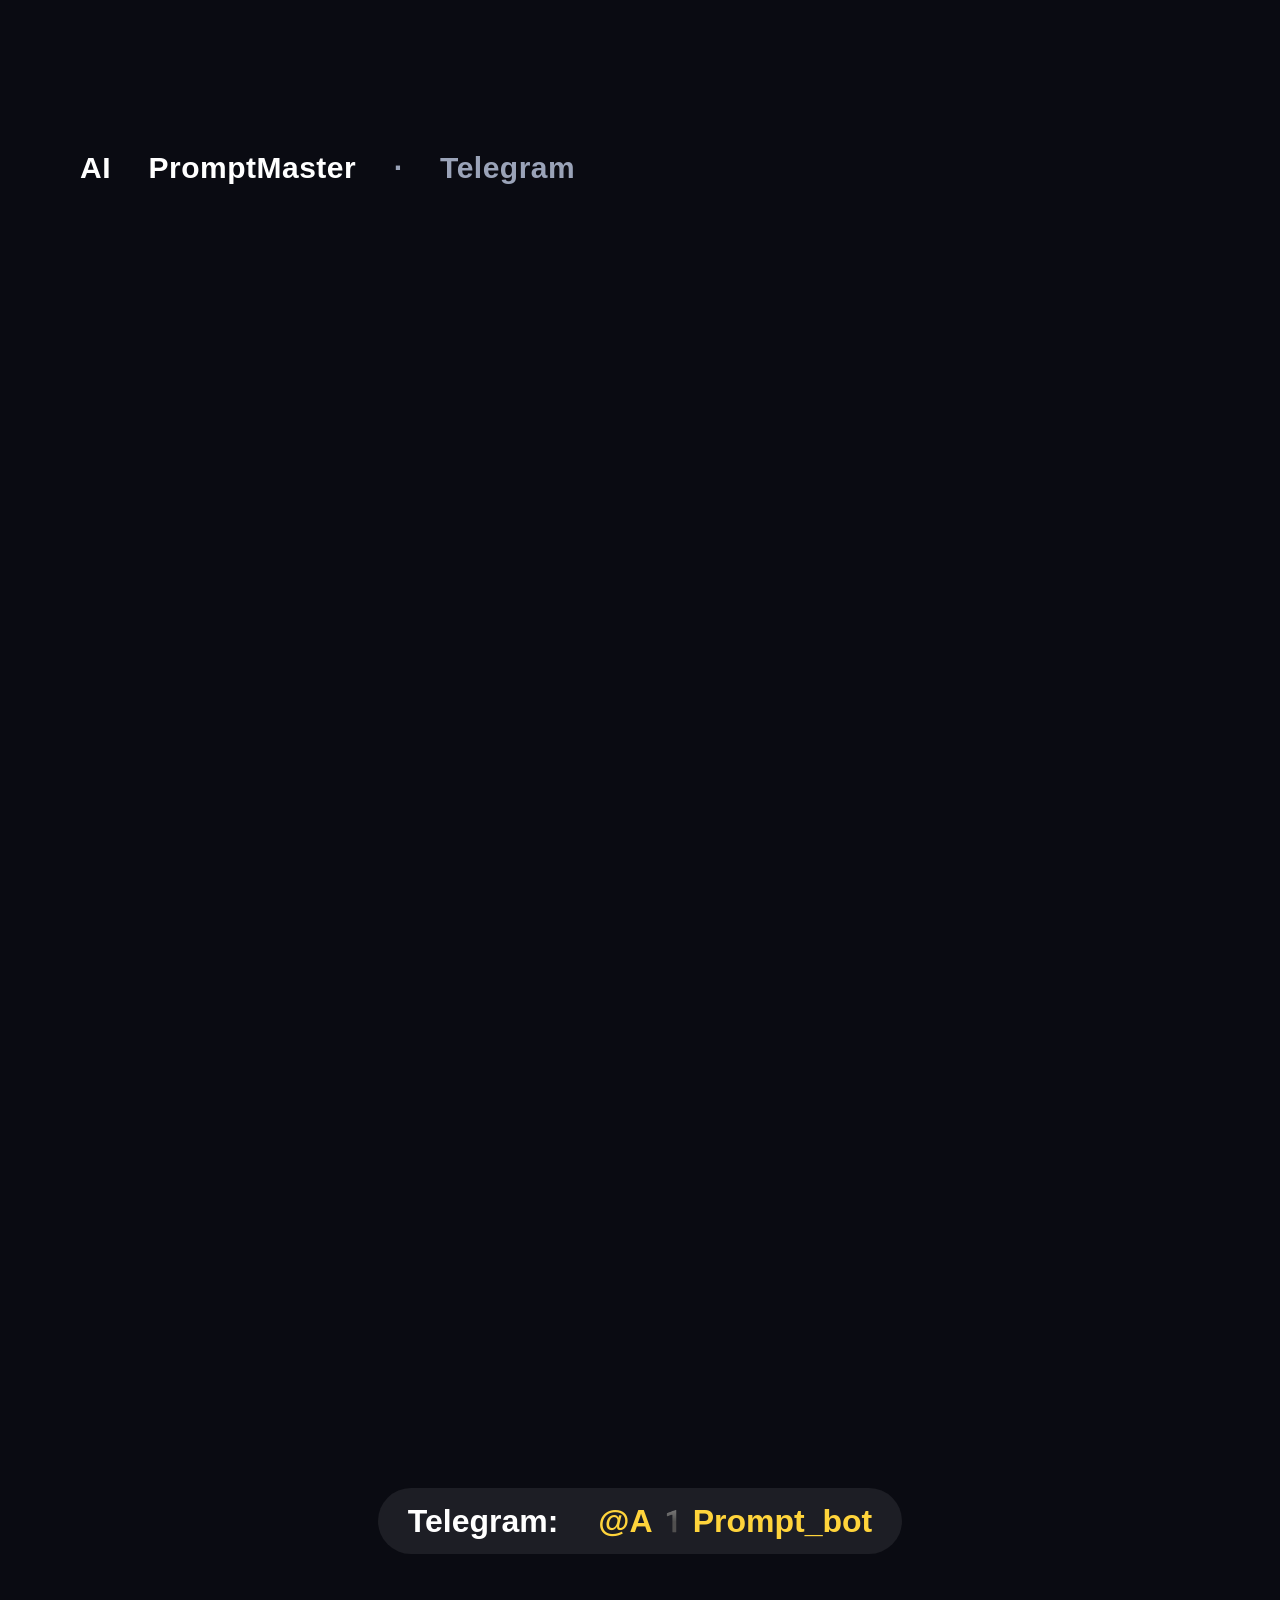
<file: tools/reels2/anim.html>
<!doctype html><html><head><meta charset="utf-8">
<style>
*{box-sizing:border-box;margin:0;padding:0}
html,body{width:1080px;height:1920px;overflow:hidden;background:#0A0B12;color:#fff;
 font-family:'Inter','Noto Color Emoji',sans-serif;-webkit-font-smoothing:antialiased}
:root{--a:#FFD43B;--bg:#0A0B12;--card:#151826;--mut:#9AA3B8}
.glow{position:absolute;border-radius:50%;filter:blur(140px);pointer-events:none}
#bar{position:absolute;left:0;top:0;height:10px;background:var(--a);z-index:9}
#brand{position:absolute;left:80px;top:150px;font-size:30px;font-weight:700;color:var(--mut);letter-spacing:.5px}
#brand b{color:#fff}
#head{position:absolute;left:80px;width:920px;transform-origin:0 0}
.pill{display:inline-block;padding:14px 30px;border-radius:999px;background:var(--a);color:#0A0B12;
 font-weight:900;font-size:34px;letter-spacing:1.5px;margin-bottom:34px}
.hook{font-weight:900;font-size:100px;line-height:1.06;letter-spacing:-2px}
.hl{color:var(--a)}
.layer{position:absolute;inset:0}
.card{position:absolute;left:80px;width:920px;background:var(--card);border:2px solid rgba(255,255,255,.09);
 border-radius:40px;padding:44px 46px}
.chead{display:flex;justify-content:space-between;align-items:center;font-size:30px;font-weight:700;color:var(--mut);margin-bottom:26px}
.chead .tag{color:var(--a);font-weight:900;letter-spacing:1px}
.ptxt{font-size:46px;line-height:1.4;font-weight:500;color:#E9ECF5;white-space:pre-wrap}
.ptxt .br{color:var(--a);font-weight:700}
.cur{display:inline-block;width:5px;height:50px;background:var(--a);vertical-align:-8px;margin-left:3px}
.copy{margin-top:30px;display:inline-block;padding:18px 34px;border-radius:22px;background:rgba(255,255,255,.08);
 font-size:32px;font-weight:800}
.copy.done{background:var(--a);color:#0A0B12}
.res{position:absolute;left:80px;width:920px}
.res h3{font-size:62px;font-weight:900;margin-bottom:36px}
.ri{display:flex;align-items:center;gap:26px;font-size:54px;font-weight:800;margin-bottom:30px;
 background:var(--card);border-radius:30px;padding:30px 34px;border:2px solid rgba(255,255,255,.07)}
.ri .ck{flex:none;width:64px;height:64px;border-radius:50%;background:var(--a);color:#0A0B12;display:flex;
 align-items:center;justify-content:center;font-size:40px;font-weight:900}
#tag{position:absolute;left:0;right:0;top:1488px;text-align:center}
#tag span{display:inline-block;padding:14px 30px;border-radius:999px;background:rgba(255,255,255,.08);
 font-size:32px;font-weight:800;color:#fff}
#tag span b{color:var(--a)}
/* feed */
.feed{position:absolute;left:80px;width:920px;top:600px;height:820px;overflow:hidden;
 -webkit-mask-image:linear-gradient(to bottom,transparent 0,#000 60px,#000 calc(100% - 90px),transparent 100%)}
.fi{position:absolute;left:0;width:920px;height:162px;background:var(--card);border-radius:30px;
 border:2px solid rgba(255,255,255,.07);display:flex;align-items:center;gap:26px;padding:0 30px}
.badge{flex:none;padding:12px 20px;border-radius:14px;font-size:29px;font-weight:900;color:#0A0B12;letter-spacing:.5px}
.fi .tt{font-size:41px;font-weight:700;line-height:1.2;overflow:hidden;display:-webkit-box;-webkit-line-clamp:2;-webkit-box-orient:vertical}
.counter{position:absolute;left:80px;width:920px;top:520px;font-size:44px;font-weight:800;color:var(--mut)}
.counter b{color:var(--a)}
/* steps */
.step{position:absolute;left:80px;width:920px;display:flex;align-items:center;gap:30px;background:var(--card);
 border-radius:34px;padding:34px 36px;border:2px solid rgba(255,255,255,.07)}
.step .n{flex:none;width:100px;height:100px;border-radius:50%;background:var(--a);color:#0A0B12;font-size:50px;font-weight:900;
 display:flex;align-items:center;justify-content:center}
.step .st{font-size:54px;font-weight:800;line-height:1.15}
.step .st small{display:block;font-size:37px;font-weight:600;color:var(--mut);margin-top:8px}
.calc{position:absolute;left:80px;width:920px}
.cr{display:flex;justify-content:space-between;align-items:center;font-size:56px;font-weight:800;padding:18px 0;
 border-bottom:2px solid rgba(255,255,255,.08)}
.cr .v{color:var(--a)}
.note{position:absolute;left:80px;width:920px;font-size:36px;font-weight:700;color:#FFB4A8;line-height:1.35}
.rule{font-size:42px;font-weight:700;line-height:1.25;margin-bottom:18px;display:flex;gap:20px}
/* bad/good */
.bg{position:absolute;left:80px;width:920px;border-radius:36px;padding:38px 42px;background:var(--card)}
.bg .lb{font-size:38px;font-weight:900;letter-spacing:1px;margin-bottom:18px}
.bg .q{font-size:54px;font-weight:600;line-height:1.38}
.bg .r{margin-top:26px;font-size:40px;font-weight:700;color:var(--mut)}
.bad{border:3px solid #FF5A6E}
.bad .lb{color:#FF5A6E}
.good{border:3px solid #3DDC84}
.good .lb{color:#3DDC84}
.good .r{color:#3DDC84}
/* end */
#end{position:absolute;left:80px;width:920px;top:0}
#end .e1{font-size:84px;font-weight:900;line-height:1.08;letter-spacing:-1.5px;margin-bottom:46px}
.chips{display:flex;flex-wrap:wrap;gap:20px;margin-bottom:60px}
.chip{padding:20px 30px;border-radius:22px;background:var(--card);border:2px solid rgba(255,255,255,.09);font-size:42px;font-weight:800}
.cta{display:block;text-align:center;padding:40px 20px;border-radius:34px;background:var(--a);color:#0A0B12;
 font-size:60px;font-weight:900;letter-spacing:-.5px}
.cta small{display:block;font-size:32px;font-weight:800;opacity:.75;margin-bottom:6px;letter-spacing:1px}
.enote{margin-top:36px;text-align:center;font-size:40px;font-weight:700;color:var(--mut)}
</style></head><body>
<div class="glow" id="g1"></div><div class="glow" id="g2"></div>
<div id="bar"></div>
<div id="brand"><b>AI PromptMaster</b> · Telegram</div>
<div id="head"></div>
<div class="layer" id="content"></div>
<div id="tag"><span>Telegram: <b>@A1Prompt_bot</b></span></div>
<div id="end"></div>
<script>
const cl=(x,a=0,b=1)=>Math.min(b,Math.max(a,x));
const eo=x=>{x=cl(x);return 1-Math.pow(1-x,3)};
const eio=x=>{x=cl(x);return x<.5?4*x*x*x:1-Math.pow(-2*x+2,3)/2};
const back=x=>{x=cl(x);const c1=1.6,c3=c1+1;return 1+c3*Math.pow(x-1,3)+c1*Math.pow(x-1,2)};
const nb=s=>s.replace(/4-dekabr/g,'4\u2011dekabr').replace(/ 👇/g,'\u00a0👇').replace(/(\d) (\d)/g,'$1\u00a0$2').replace(/(\d) so'm/g,"$1\u00a0so'm");
const hl=s=>nb(s).replace(/<hl>/g,'<span class="hl">').replace(/<\/hl>/g,'</span>');
const esc=s=>s.replace(/&/g,'&amp;').replace(/</g,'&lt;').replace(/>/g,'&gt;');
function show(el,t,t0,d=.35,dy=50){const p=eo((t-t0)/d);el.style.opacity=p;el.style.transform=`translateY(${(1-p)*dy}px)`;return p}
function mk(h,parent){const d=document.createElement('div');d.innerHTML=h.trim();const e=d.firstElementChild;(parent||document.getElementById('content')).appendChild(e);return e}
let C,T,H,E,R={};
function hilite(s){ // [..] qismlarni ajratish
  return esc(s).replace(/\[([^\]]*)\]?/g,(m)=>'<span class="br">'+m+'</span>');
}
function init(cfg){
  C=cfg;T=cfg.T;H=cfg.H;E=cfg.E;
  document.documentElement.style.setProperty('--a',cfg.accent);
  const g1=document.getElementById('g1'),g2=document.getElementById('g2');
  Object.assign(g1.style,{width:'900px',height:'900px',background:cfg.accent,opacity:.22});
  Object.assign(g2.style,{width:'800px',height:'800px',background:cfg.accent2||'#5B6CFF',opacity:.20});
  const head=document.getElementById('head');
  head.innerHTML=`<div class="pill">${cfg.pill}</div><div class="hook">${hl(cfg.hook)}</div>`;
  R.headH=head.offsetHeight;
  R.y0=Math.round(820-R.headH/2); R.y1=230; R.s1=cfg.s1||0.6;
  const f=cfg.fmt;
  if(f==='A')initA();else if(f==='B')initB();else if(f==='C')initC();else initD();
  const end=document.getElementById('end');
  end.innerHTML=`<div class="e1">${hl(cfg.end1)}</div><div class="chips">${cfg.chips.map(c=>`<div class="chip">${c}</div>`).join('')}</div>
   <div class="cta"><small>TELEGRAM'DA KIRING</small>@A1Prompt_bot</div><div class="enote">${nb(cfg.enote)}</div>`;
  R.endH=end.offsetHeight; end.style.top=Math.round(820-R.endH/2)+'px';
  R.endEls=[...end.children];
}
function initA(){
  R.card=mk(`<div class="card" style="top:${R.y1+Math.round(R.headH*R.s1)+50}px"><div class="chead"><span class="tag">💬 PROMPT</span><span>ChatGPT · Claude · Gemini</span></div>
    <div class="ptxt"></div><div class="copy">📋 Nusxa olish</div></div>`);
  R.ptxt=R.card.querySelector('.ptxt');R.copy=R.card.querySelector('.copy');
  R.res=mk(`<div class="res" style="top:${R.y1+Math.round(R.headH*R.s1)+70}px"><h3>${hl(C.resTitle||'AI sizga <hl>tayyorlab beradi:</hl>')}</h3>${C.results.map(r=>`<div class="ri"><div class="ck">✓</div><div>${r}</div></div>`).join('')}</div>`);
  R.ris=[...R.res.querySelectorAll('.ri')];
}
const BC={PROMPT:'#FFD43B','n8n FAYL':'#FF9F43',ILOVA:'#3BE0FF',KOD:'#B18CFF',VIDEO:'#FF6B81',SAYT:'#3DDC84',DARS:'#FFFFFF'};
function initB(){
  const top=R.y1+Math.round(R.headH*R.s1)+40;
  R.counter=mk(`<div class="counter" style="top:${top}px">${hl(C.counter)}</div>`);
  const ch=R.counter.offsetHeight;
  R.feed=mk(`<div class="feed" style="top:${top+ch+28}px;height:${1440-top-ch-28}px"></div>`);
  R.fis=C.items.map((it,i)=>{const e=mk(`<div class="fi"><div class="badge" style="background:${BC[it[0]]||'#fff'}">${it[0]}</div><div class="tt">${esc(it[1])}</div></div>`,R.feed);return e});
}
function initC(){
  const top=R.y1+Math.round(R.headH*R.s1)+50;
  R.steps=C.steps.map((s,i)=>mk(`<div class="step" style="top:${top+i*235}px"><div class="n">${i+1}</div><div class="st">${nb(s[0])}<small>${nb(s[1])}</small></div></div>`));
  R.calc=mk(`<div class="calc" style="top:${top}px"><div class="res"><h3 style="font-size:56px;font-weight:900;margin-bottom:20px">${hl(C.calcTitle)}</h3></div></div>`);
  R.calc.innerHTML=`<h3 style="font-size:56px;font-weight:900;margin-bottom:24px">${hl(C.calcTitle)}</h3>`+C.calc.map(r=>`<div class="cr"><span>${r[0]}</span><span class="v">${nb(r[1])}</span></div>`).join('')+
    `<div style="margin-top:44px">${C.rules.map(r=>`<div class="rule"><span>${r[0]}</span><span>${nb(r[1])}</span></div>`).join('')}</div>`;
  R.crs=[...R.calc.querySelectorAll('.cr')];R.rules=[...R.calc.querySelectorAll('.rule')];R.ch3=R.calc.querySelector('h3');
}
function initD(){
  const top=R.y1+Math.round(R.headH*R.s1)+50;
  R.bad=mk(`<div class="bg bad" style="top:${top}px"><div class="lb">❌ ODDIY SAVOL</div><div class="q">“${esc(C.bad)}”</div><div class="r">→ ${C.badRes}</div></div>`);
  R.badH=R.bad.offsetHeight;
  R.good=mk(`<div class="bg good" style="top:${top}px"><div class="lb">✅ TAYYOR PROMPT</div><div class="q ptxt" style="font-size:45px"></div><div class="r">→ ${C.goodRes}</div></div>`);
  R.gq=R.good.querySelector('.q');R.gr=R.good.querySelector('.r');R.topD=top;
}
function typed(el,txt,t,t0,t1){
  const n=Math.round(txt.length*cl((t-t0)/(t1-t0)));
  const on=(t>t0&&t<t1+0.6)&&(Math.floor(t*2.5)%2===0||t<t1);
  el.innerHTML=hilite(txt.slice(0,n))+(on?'<span class="cur"></span>':'');
}
function render(t){
  document.getElementById('bar').style.width=(t/T*1080)+'px';
  const g1=document.getElementById('g1'),g2=document.getElementById('g2');
  g1.style.left=(-300+180*Math.sin(t*.6))+'px';g1.style.top=(-250+140*Math.cos(t*.5))+'px';
  g2.style.left=(500+160*Math.cos(t*.45))+'px';g2.style.top=(1250+150*Math.sin(t*.55))+'px';
  // head
  const head=document.getElementById('head');
  const punch=1+0.04*(1-eo(t/0.45));
  const m=eio((t-H)/0.5);
  const y=R.y0+(R.y1-R.y0)*m, s=(1+(R.s1-1)*m)*punch;
  const fadeEnd=1-eo((t-E)/0.35);
  head.style.transform=`translateY(${y}px) scale(${s})`;head.style.opacity=fadeEnd;
  const content=document.getElementById('content');content.style.opacity=fadeEnd;
  const tag=document.getElementById('tag');tag.style.opacity=cl((t-H-0.3)/0.4)*fadeEnd;
  // end
  const end=document.getElementById('end');end.style.visibility=t>=E?'visible':'hidden';
  R.endEls.forEach((e,i)=>show(e,t,E+0.15+i*0.18,.4,60));
  const cta=end.querySelector('.cta');
  if(t>E+0.9){const p=1+0.035*Math.sin((t-E-0.9)*6.5);cta.style.transform=`scale(${p})`;}
  const f=C.fmt;
  if(f==='A')renderA(t);else if(f==='B')renderB(t);else if(f==='C')renderC(t);else renderD(t);
}
function renderA(t){
  const t0=H+0.35,t1=C.typeEnd,tc=t1+0.5,tr=C.resAt;
  show(R.card,t,H+0.1,.4,80);
  typed(R.ptxt,C.prompt,t,t0,t1);
  const done=t>tc;R.copy.className='copy'+(done?' done':'');R.copy.textContent=done?'✓ Nusxa olindi':'📋 Nusxa olish';
  const pc=done?1+0.08*(1-eo((t-tc)/0.3)):1;R.copy.style.transform=`scale(${pc})`;
  if(t>tr){const p=eo((t-tr)/0.35);R.card.style.opacity=1-p;R.card.style.transform=`translateY(${-80*p}px)`;}
  R.res.style.visibility=t>tr?'visible':'hidden';
  show(R.res.querySelector('h3'),t,tr+0.15,.35,40);
  R.ris.forEach((e,i)=>{const p=back((t-tr-0.45-i*0.32)/0.45);e.style.opacity=cl((t-tr-0.45-i*0.32)/0.2);e.style.transform=`translateX(${(1-p)*-120}px)`});
}
function renderB(t){
  show(R.counter,t,H+0.1,.35,30);
  const t0=H+0.3, sp=C.speed||330; // px/s
  const sc=Math.max(0,t-t0-0.6)*sp;
  R.fis.forEach((e,i)=>{const yy=i*184-sc+20;e.style.top=yy+'px';const p=eo((t-t0-i*0.12)/0.35);e.style.opacity=p;e.style.transform=`translateX(${(1-p)*140}px)`});
}
function renderC(t){
  const tc=C.calcAt;
  R.steps.forEach((e,i)=>{const p=back((t-H-0.25-i*0.55)/0.45);e.style.opacity=cl((t-H-0.25-i*0.55)/0.2);e.style.transform=`translateX(${(1-p)*-140}px)`;
    if(t>tc){const q=eo((t-tc)/0.3);e.style.opacity=1-q}});
  R.calc.style.visibility=t>tc?'visible':'hidden';
  show(R.ch3,t,tc+0.15,.35,40);
  R.crs.forEach((e,i)=>show(e,t,tc+0.4+i*0.35,.3,30));
  R.rules.forEach((e,i)=>show(e,t,tc+0.5+R.crs.length*0.35+i*0.4,.3,30));
}
function renderD(t){
  show(R.bad,t,H+0.1,.35,60);
  const gb=C.goodAt;
  show(R.good,t,gb,.4,80);
  typed(R.gq,C.good,t,gb+0.3,C.typeEnd);
  R.gr.style.opacity=cl((t-C.typeEnd-0.2)/0.3);
  // yomon karta xiralashadi
  if(t>gb-0.35){const p=eio((t-gb+0.35)/0.45);R.bad.style.opacity=1-p;R.bad.style.transform=`translateX(${-1100*p}px) rotate(${-6*p}deg)`}
}
</script></body></html>
</file>
<file: paid/src/sayt-barbershop/style.css>
:root{--bg:#0e0e10;--card:#17171b;--ink:#f3f1ec;--muted:#a19d94;--line:#2a2a30;--accent:#c9a45c;--on-accent:#111}

*{box-sizing:border-box;margin:0;padding:0}
html{scroll-behavior:smooth}
body{font-family:system-ui,-apple-system,"Segoe UI",Roboto,Arial,sans-serif;color:var(--ink);background:var(--bg);line-height:1.55}
a{color:inherit;text-decoration:none}
img{max-width:100%;display:block}
.container{width:min(1120px,100% - 32px);margin-inline:auto}
.nav{position:sticky;top:0;z-index:20;background:color-mix(in srgb,var(--bg) 88%,transparent);backdrop-filter:blur(10px);border-bottom:1px solid var(--line)}
.nav .container{display:flex;align-items:center;justify-content:space-between;height:64px;gap:16px}
.logo{font-weight:800;font-size:20px;letter-spacing:-.02em}
.menu{display:flex;gap:22px;font-size:15px}
.menu a:hover{color:var(--accent)}
.btn{display:inline-flex;align-items:center;justify-content:center;gap:8px;padding:13px 22px;border-radius:12px;background:var(--accent);color:var(--on-accent);font-weight:700;border:0;cursor:pointer;font-size:15px}
.btn.ghost{background:transparent;color:var(--ink);border:1.5px solid var(--line)}
section{padding:72px 0}
h1{font-size:clamp(34px,6vw,60px);line-height:1.05;letter-spacing:-.03em}
h2{font-size:clamp(26px,4vw,38px);letter-spacing:-.02em;margin-bottom:10px}
.lead{font-size:18px;color:var(--muted);max-width:560px;margin:16px 0 26px}
.muted{color:var(--muted)}
.grid{display:grid;gap:18px}
.card{background:var(--card);border:1px solid var(--line);border-radius:18px;padding:22px}
footer{padding:30px 0;border-top:1px solid var(--line);color:var(--muted);font-size:14px}
.burger{display:none;background:none;border:0;font-size:26px;color:var(--ink)}
@media(max-width:760px){.menu{display:none;position:absolute;top:64px;left:0;right:0;flex-direction:column;background:var(--bg);padding:16px;border-bottom:1px solid var(--line)}.menu.open{display:flex}.burger{display:block}section{padding:52px 0}}
.nav .container>div:last-child{display:flex;gap:8px;align-items:center;flex-shrink:0}
@media(max-width:760px){.nav .btn:not(.cartbtn){padding:9px 12px;font-size:13px}.logo{font-size:18px}}
.toast{position:fixed;left:50%;bottom:24px;transform:translateX(-50%);background:#111;color:#fff;padding:12px 18px;border-radius:12px;opacity:0;transition:.3s;pointer-events:none;z-index:99}
.toast.show{opacity:1}

.hero{min-height:78vh;display:grid;align-items:center;background:radial-gradient(700px 380px at 80% 20%,rgba(201,164,92,.22),transparent),linear-gradient(180deg,#0e0e10,#141416)}
.hero h1 span{color:var(--accent)}
.svc{grid-template-columns:repeat(auto-fill,minmax(260px,1fr))}
.svc .card{display:flex;justify-content:space-between;align-items:center;gap:12px}
.svc .p{color:var(--accent);font-weight:800;white-space:nowrap}
.gal{grid-template-columns:repeat(4,1fr)}.gal div{aspect-ratio:3/4;border-radius:16px;background:linear-gradient(160deg,#2a2a30,#121214);display:grid;place-items:end start;padding:14px;font-size:13px;color:var(--muted);border:1px solid var(--line)}
.book{display:grid;gap:12px;max-width:560px}
.book select,.book input{padding:13px;border-radius:12px;border:1px solid var(--line);background:#0e0e10;color:var(--ink);font-size:15px}
.slots{display:flex;flex-wrap:wrap;gap:8px}.slots button{padding:9px 13px;border-radius:10px;border:1px solid var(--line);background:#0e0e10;color:var(--ink);cursor:pointer}
.slots button.on{background:var(--accent);color:#111;border-color:var(--accent)}
@media(max-width:760px){.gal{grid-template-columns:1fr 1fr}}
</file>
<file: paid/src/sayt-dokon/style.css>
:root{--bg:#f6f7f9;--card:#fff;--ink:#111827;--muted:#6b7280;--line:#e5e7eb;--accent:#16a34a;--on-accent:#fff}

*{box-sizing:border-box;margin:0;padding:0}
html{scroll-behavior:smooth}
body{font-family:system-ui,-apple-system,"Segoe UI",Roboto,Arial,sans-serif;color:var(--ink);background:var(--bg);line-height:1.55}
a{color:inherit;text-decoration:none}
img{max-width:100%;display:block}
.container{width:min(1120px,100% - 32px);margin-inline:auto}
.nav{position:sticky;top:0;z-index:20;background:color-mix(in srgb,var(--bg) 88%,transparent);backdrop-filter:blur(10px);border-bottom:1px solid var(--line)}
.nav .container{display:flex;align-items:center;justify-content:space-between;height:64px;gap:16px}
.logo{font-weight:800;font-size:20px;letter-spacing:-.02em}
.menu{display:flex;gap:22px;font-size:15px}
.menu a:hover{color:var(--accent)}
.btn{display:inline-flex;align-items:center;justify-content:center;gap:8px;padding:13px 22px;border-radius:12px;background:var(--accent);color:var(--on-accent);font-weight:700;border:0;cursor:pointer;font-size:15px}
.btn.ghost{background:transparent;color:var(--ink);border:1.5px solid var(--line)}
section{padding:72px 0}
h1{font-size:clamp(34px,6vw,60px);line-height:1.05;letter-spacing:-.03em}
h2{font-size:clamp(26px,4vw,38px);letter-spacing:-.02em;margin-bottom:10px}
.lead{font-size:18px;color:var(--muted);max-width:560px;margin:16px 0 26px}
.muted{color:var(--muted)}
.grid{display:grid;gap:18px}
.card{background:var(--card);border:1px solid var(--line);border-radius:18px;padding:22px}
footer{padding:30px 0;border-top:1px solid var(--line);color:var(--muted);font-size:14px}
.burger{display:none;background:none;border:0;font-size:26px;color:var(--ink)}
@media(max-width:760px){.menu{display:none;position:absolute;top:64px;left:0;right:0;flex-direction:column;background:var(--bg);padding:16px;border-bottom:1px solid var(--line)}.menu.open{display:flex}.burger{display:block}section{padding:52px 0}}
.nav .container>div:last-child{display:flex;gap:8px;align-items:center;flex-shrink:0}
@media(max-width:760px){.nav .btn:not(.cartbtn){padding:9px 12px;font-size:13px}.logo{font-size:18px}}
.toast{position:fixed;left:50%;bottom:24px;transform:translateX(-50%);background:#111;color:#fff;padding:12px 18px;border-radius:12px;opacity:0;transition:.3s;pointer-events:none;z-index:99}
.toast.show{opacity:1}

.cartbtn{position:relative}
.cartbtn span{position:absolute;top:-6px;right:-6px;background:#ef4444;color:#fff;border-radius:99px;font-size:12px;min-width:20px;height:20px;display:grid;place-items:center}
.drawer{position:fixed;inset:0 0 0 auto;width:min(420px,100%);background:var(--card);border-left:1px solid var(--line);transform:translateX(100%);transition:.3s;z-index:50;display:flex;flex-direction:column;padding:20px;gap:12px;box-shadow:-10px 0 30px rgba(0,0,0,.15)}
.drawer.open{transform:none}
.drawer input{width:100%;padding:12px;border-radius:10px;border:1px solid var(--line);background:var(--bg);color:var(--ink);font-size:15px}
.ci{display:flex;justify-content:space-between;align-items:center;padding:10px 0;border-bottom:1px solid var(--line)}
.qty{display:flex;align-items:center;gap:10px}.qty button{width:30px;height:30px;border-radius:8px;border:1px solid var(--line);background:var(--bg);color:var(--ink);cursor:pointer;font-size:16px}
#cartItems{flex:1;overflow:auto}

.hero{padding:46px 0 10px}
.bar{display:flex;gap:10px;flex-wrap:wrap;margin:18px 0}
.bar input,.bar select{padding:12px;border-radius:12px;border:1px solid var(--line);font-size:15px;background:#fff}
.bar input{flex:1;min-width:200px}
.products{grid-template-columns:repeat(auto-fill,minmax(210px,1fr))}
.prod{padding:14px;display:flex;flex-direction:column;gap:6px}
.prod .ph{height:150px;border-radius:12px;display:grid;place-items:center;font-size:56px;background:#f1f5f9}
.prod .old{text-decoration:line-through;color:var(--muted);font-size:13px;margin-left:6px}
.prod .badge{align-self:flex-start;background:#fee2e2;color:#b91c1c;font-size:12px;font-weight:700;padding:3px 8px;border-radius:99px}
.prod button{margin-top:auto;padding:10px;border-radius:10px;border:0;background:var(--accent);color:#fff;font-weight:700;cursor:pointer}
.empty{padding:40px;text-align:center;color:var(--muted)}
</file>
<file: paid/src/sayt-kafe/style.css>
:root{--bg:#fffaf3;--card:#fff;--ink:#2b1d12;--muted:#7a6a5c;--line:#efe3d3;--accent:#d9480f;--on-accent:#fff}

*{box-sizing:border-box;margin:0;padding:0}
html{scroll-behavior:smooth}
body{font-family:system-ui,-apple-system,"Segoe UI",Roboto,Arial,sans-serif;color:var(--ink);background:var(--bg);line-height:1.55}
a{color:inherit;text-decoration:none}
img{max-width:100%;display:block}
.container{width:min(1120px,100% - 32px);margin-inline:auto}
.nav{position:sticky;top:0;z-index:20;background:color-mix(in srgb,var(--bg) 88%,transparent);backdrop-filter:blur(10px);border-bottom:1px solid var(--line)}
.nav .container{display:flex;align-items:center;justify-content:space-between;height:64px;gap:16px}
.logo{font-weight:800;font-size:20px;letter-spacing:-.02em}
.menu{display:flex;gap:22px;font-size:15px}
.menu a:hover{color:var(--accent)}
.btn{display:inline-flex;align-items:center;justify-content:center;gap:8px;padding:13px 22px;border-radius:12px;background:var(--accent);color:var(--on-accent);font-weight:700;border:0;cursor:pointer;font-size:15px}
.btn.ghost{background:transparent;color:var(--ink);border:1.5px solid var(--line)}
section{padding:72px 0}
h1{font-size:clamp(34px,6vw,60px);line-height:1.05;letter-spacing:-.03em}
h2{font-size:clamp(26px,4vw,38px);letter-spacing:-.02em;margin-bottom:10px}
.lead{font-size:18px;color:var(--muted);max-width:560px;margin:16px 0 26px}
.muted{color:var(--muted)}
.grid{display:grid;gap:18px}
.card{background:var(--card);border:1px solid var(--line);border-radius:18px;padding:22px}
footer{padding:30px 0;border-top:1px solid var(--line);color:var(--muted);font-size:14px}
.burger{display:none;background:none;border:0;font-size:26px;color:var(--ink)}
@media(max-width:760px){.menu{display:none;position:absolute;top:64px;left:0;right:0;flex-direction:column;background:var(--bg);padding:16px;border-bottom:1px solid var(--line)}.menu.open{display:flex}.burger{display:block}section{padding:52px 0}}
.nav .container>div:last-child{display:flex;gap:8px;align-items:center;flex-shrink:0}
@media(max-width:760px){.nav .btn:not(.cartbtn){padding:9px 12px;font-size:13px}.logo{font-size:18px}}
.toast{position:fixed;left:50%;bottom:24px;transform:translateX(-50%);background:#111;color:#fff;padding:12px 18px;border-radius:12px;opacity:0;transition:.3s;pointer-events:none;z-index:99}
.toast.show{opacity:1}

.cartbtn{position:relative}
.cartbtn span{position:absolute;top:-6px;right:-6px;background:#ef4444;color:#fff;border-radius:99px;font-size:12px;min-width:20px;height:20px;display:grid;place-items:center}
.drawer{position:fixed;inset:0 0 0 auto;width:min(420px,100%);background:var(--card);border-left:1px solid var(--line);transform:translateX(100%);transition:.3s;z-index:50;display:flex;flex-direction:column;padding:20px;gap:12px;box-shadow:-10px 0 30px rgba(0,0,0,.15)}
.drawer.open{transform:none}
.drawer input{width:100%;padding:12px;border-radius:10px;border:1px solid var(--line);background:var(--bg);color:var(--ink);font-size:15px}
.ci{display:flex;justify-content:space-between;align-items:center;padding:10px 0;border-bottom:1px solid var(--line)}
.qty{display:flex;align-items:center;gap:10px}.qty button{width:30px;height:30px;border-radius:8px;border:1px solid var(--line);background:var(--bg);color:var(--ink);cursor:pointer;font-size:16px}
#cartItems{flex:1;overflow:auto}

.hero{padding:70px 0 40px;background:radial-gradient(900px 400px at 85% 10%,#ffe8cc,transparent)}
.hero .container{display:grid;grid-template-columns:1.1fr .9fr;gap:30px;align-items:center}
.plate{aspect-ratio:1;border-radius:50%;background:conic-gradient(from 30deg,#ffd8a8,#ffa94d,#e8590c,#ffd8a8);display:grid;place-items:center;font-size:120px;box-shadow:0 30px 60px rgba(217,72,15,.25)}
.tabs{display:flex;gap:8px;flex-wrap:wrap;margin:18px 0}
.tabs button{padding:9px 16px;border-radius:99px;border:1px solid var(--line);background:#fff;cursor:pointer;font-size:14px}
.tabs button.on{background:var(--ink);color:#fff;border-color:var(--ink)}
.menu-grid{grid-template-columns:repeat(auto-fill,minmax(240px,1fr))}
.dish{display:flex;flex-direction:column;gap:8px}
.dish .em{font-size:44px;background:#fff4e6;border-radius:14px;height:110px;display:grid;place-items:center}
.dish .row{display:flex;justify-content:space-between;align-items:center;margin-top:auto}
.dish button{padding:9px 14px;border-radius:10px;border:0;background:var(--accent);color:#fff;font-weight:700;cursor:pointer}
.info{grid-template-columns:repeat(3,1fr)}
@media(max-width:760px){.hero .container{grid-template-columns:1fr}.plate{width:min(260px,70vw);margin:auto;font-size:90px}.info{grid-template-columns:1fr}}
</file>
<file: paid/src/sayt-oquv-markaz/style.css>
:root{--bg:#f7f8ff;--card:#fff;--ink:#141a3a;--muted:#5d6488;--line:#e3e6f6;--accent:#4c5cff;--on-accent:#fff}

*{box-sizing:border-box;margin:0;padding:0}
html{scroll-behavior:smooth}
body{font-family:system-ui,-apple-system,"Segoe UI",Roboto,Arial,sans-serif;color:var(--ink);background:var(--bg);line-height:1.55}
a{color:inherit;text-decoration:none}
img{max-width:100%;display:block}
.container{width:min(1120px,100% - 32px);margin-inline:auto}
.nav{position:sticky;top:0;z-index:20;background:color-mix(in srgb,var(--bg) 88%,transparent);backdrop-filter:blur(10px);border-bottom:1px solid var(--line)}
.nav .container{display:flex;align-items:center;justify-content:space-between;height:64px;gap:16px}
.logo{font-weight:800;font-size:20px;letter-spacing:-.02em}
.menu{display:flex;gap:22px;font-size:15px}
.menu a:hover{color:var(--accent)}
.btn{display:inline-flex;align-items:center;justify-content:center;gap:8px;padding:13px 22px;border-radius:12px;background:var(--accent);color:var(--on-accent);font-weight:700;border:0;cursor:pointer;font-size:15px}
.btn.ghost{background:transparent;color:var(--ink);border:1.5px solid var(--line)}
section{padding:72px 0}
h1{font-size:clamp(34px,6vw,60px);line-height:1.05;letter-spacing:-.03em}
h2{font-size:clamp(26px,4vw,38px);letter-spacing:-.02em;margin-bottom:10px}
.lead{font-size:18px;color:var(--muted);max-width:560px;margin:16px 0 26px}
.muted{color:var(--muted)}
.grid{display:grid;gap:18px}
.card{background:var(--card);border:1px solid var(--line);border-radius:18px;padding:22px}
footer{padding:30px 0;border-top:1px solid var(--line);color:var(--muted);font-size:14px}
.burger{display:none;background:none;border:0;font-size:26px;color:var(--ink)}
@media(max-width:760px){.menu{display:none;position:absolute;top:64px;left:0;right:0;flex-direction:column;background:var(--bg);padding:16px;border-bottom:1px solid var(--line)}.menu.open{display:flex}.burger{display:block}section{padding:52px 0}}
.nav .container>div:last-child{display:flex;gap:8px;align-items:center;flex-shrink:0}
@media(max-width:760px){.nav .btn:not(.cartbtn){padding:9px 12px;font-size:13px}.logo{font-size:18px}}
.toast{position:fixed;left:50%;bottom:24px;transform:translateX(-50%);background:#111;color:#fff;padding:12px 18px;border-radius:12px;opacity:0;transition:.3s;pointer-events:none;z-index:99}
.toast.show{opacity:1}

.hero{padding:80px 0 60px;background:linear-gradient(160deg,#eef0ff 0%,#f7f8ff 60%)}
.hero .container{display:grid;grid-template-columns:1.2fr .8fr;gap:30px;align-items:center}
.stats{display:flex;gap:28px;margin-top:30px;flex-wrap:wrap}.stats b{font-size:28px;display:block}
.board{background:#141a3a;color:#fff;border-radius:22px;padding:26px;font-family:ui-monospace,monospace;box-shadow:0 30px 60px rgba(20,26,58,.25)}
.board .ln{opacity:.85;margin:6px 0}.board .ok{color:#7cf29a}
.courses{grid-template-columns:repeat(auto-fill,minmax(250px,1fr))}
.course .tag{display:inline-block;font-size:12px;padding:4px 10px;border-radius:99px;background:#eef0ff;color:var(--accent);font-weight:700}
.course h3{margin:10px 0 6px}.course ul{margin:10px 0 14px 18px;color:var(--muted);font-size:14px}
.price{font-size:22px;font-weight:800}
.steps{grid-template-columns:repeat(4,1fr)}.steps .n{width:36px;height:36px;border-radius:10px;background:var(--accent);color:#fff;display:grid;place-items:center;font-weight:800;margin-bottom:10px}
form.card{display:grid;gap:12px;max-width:520px}
form input,form select{padding:13px;border-radius:12px;border:1px solid var(--line);font-size:15px;background:#fff}
@media(max-width:760px){.hero .container{grid-template-columns:1fr}.steps{grid-template-columns:1fr 1fr}}
</file>
<file: paid/src/sayt-portfolio/style.css>
:root{--bg:#0b1020;--card:#121a33;--ink:#e8ecff;--muted:#9aa4c7;--line:#223055;--accent:#7c9cff;--on-accent:#0b1020}

*{box-sizing:border-box;margin:0;padding:0}
html{scroll-behavior:smooth}
body{font-family:system-ui,-apple-system,"Segoe UI",Roboto,Arial,sans-serif;color:var(--ink);background:var(--bg);line-height:1.55}
a{color:inherit;text-decoration:none}
img{max-width:100%;display:block}
.container{width:min(1120px,100% - 32px);margin-inline:auto}
.nav{position:sticky;top:0;z-index:20;background:color-mix(in srgb,var(--bg) 88%,transparent);backdrop-filter:blur(10px);border-bottom:1px solid var(--line)}
.nav .container{display:flex;align-items:center;justify-content:space-between;height:64px;gap:16px}
.logo{font-weight:800;font-size:20px;letter-spacing:-.02em}
.menu{display:flex;gap:22px;font-size:15px}
.menu a:hover{color:var(--accent)}
.btn{display:inline-flex;align-items:center;justify-content:center;gap:8px;padding:13px 22px;border-radius:12px;background:var(--accent);color:var(--on-accent);font-weight:700;border:0;cursor:pointer;font-size:15px}
.btn.ghost{background:transparent;color:var(--ink);border:1.5px solid var(--line)}
section{padding:72px 0}
h1{font-size:clamp(34px,6vw,60px);line-height:1.05;letter-spacing:-.03em}
h2{font-size:clamp(26px,4vw,38px);letter-spacing:-.02em;margin-bottom:10px}
.lead{font-size:18px;color:var(--muted);max-width:560px;margin:16px 0 26px}
.muted{color:var(--muted)}
.grid{display:grid;gap:18px}
.card{background:var(--card);border:1px solid var(--line);border-radius:18px;padding:22px}
footer{padding:30px 0;border-top:1px solid var(--line);color:var(--muted);font-size:14px}
.burger{display:none;background:none;border:0;font-size:26px;color:var(--ink)}
@media(max-width:760px){.menu{display:none;position:absolute;top:64px;left:0;right:0;flex-direction:column;background:var(--bg);padding:16px;border-bottom:1px solid var(--line)}.menu.open{display:flex}.burger{display:block}section{padding:52px 0}}
.nav .container>div:last-child{display:flex;gap:8px;align-items:center;flex-shrink:0}
@media(max-width:760px){.nav .btn:not(.cartbtn){padding:9px 12px;font-size:13px}.logo{font-size:18px}}
.toast{position:fixed;left:50%;bottom:24px;transform:translateX(-50%);background:#111;color:#fff;padding:12px 18px;border-radius:12px;opacity:0;transition:.3s;pointer-events:none;z-index:99}
.toast.show{opacity:1}

.hero{min-height:82vh;display:grid;align-items:center}
.hero .avatar{width:120px;height:120px;border-radius:30px;background:linear-gradient(135deg,#7c9cff,#b388ff);display:grid;place-items:center;font-size:52px;margin-bottom:24px;box-shadow:0 20px 50px rgba(124,156,255,.35)}
.hero h1 span{background:linear-gradient(90deg,#7c9cff,#b388ff);-webkit-background-clip:text;background-clip:text;color:transparent}
.skills{display:flex;flex-wrap:wrap;gap:10px;margin-top:18px}.skills span{padding:8px 14px;border-radius:99px;border:1px solid var(--line);font-size:14px;color:var(--muted)}
.filters{display:flex;gap:8px;flex-wrap:wrap;margin:16px 0}.filters button{padding:8px 14px;border-radius:99px;border:1px solid var(--line);background:transparent;color:var(--ink);cursor:pointer}
.filters button.on{background:var(--accent);color:var(--on-accent);border-color:var(--accent)}
.works{grid-template-columns:repeat(auto-fill,minmax(300px,1fr))}
.work .thumb{height:170px;border-radius:14px;margin-bottom:14px;display:grid;place-items:center;font-size:44px}
.work .tags{font-size:13px;color:var(--accent);margin-top:8px}
.timeline .card{border-left:3px solid var(--accent)}
</file>
